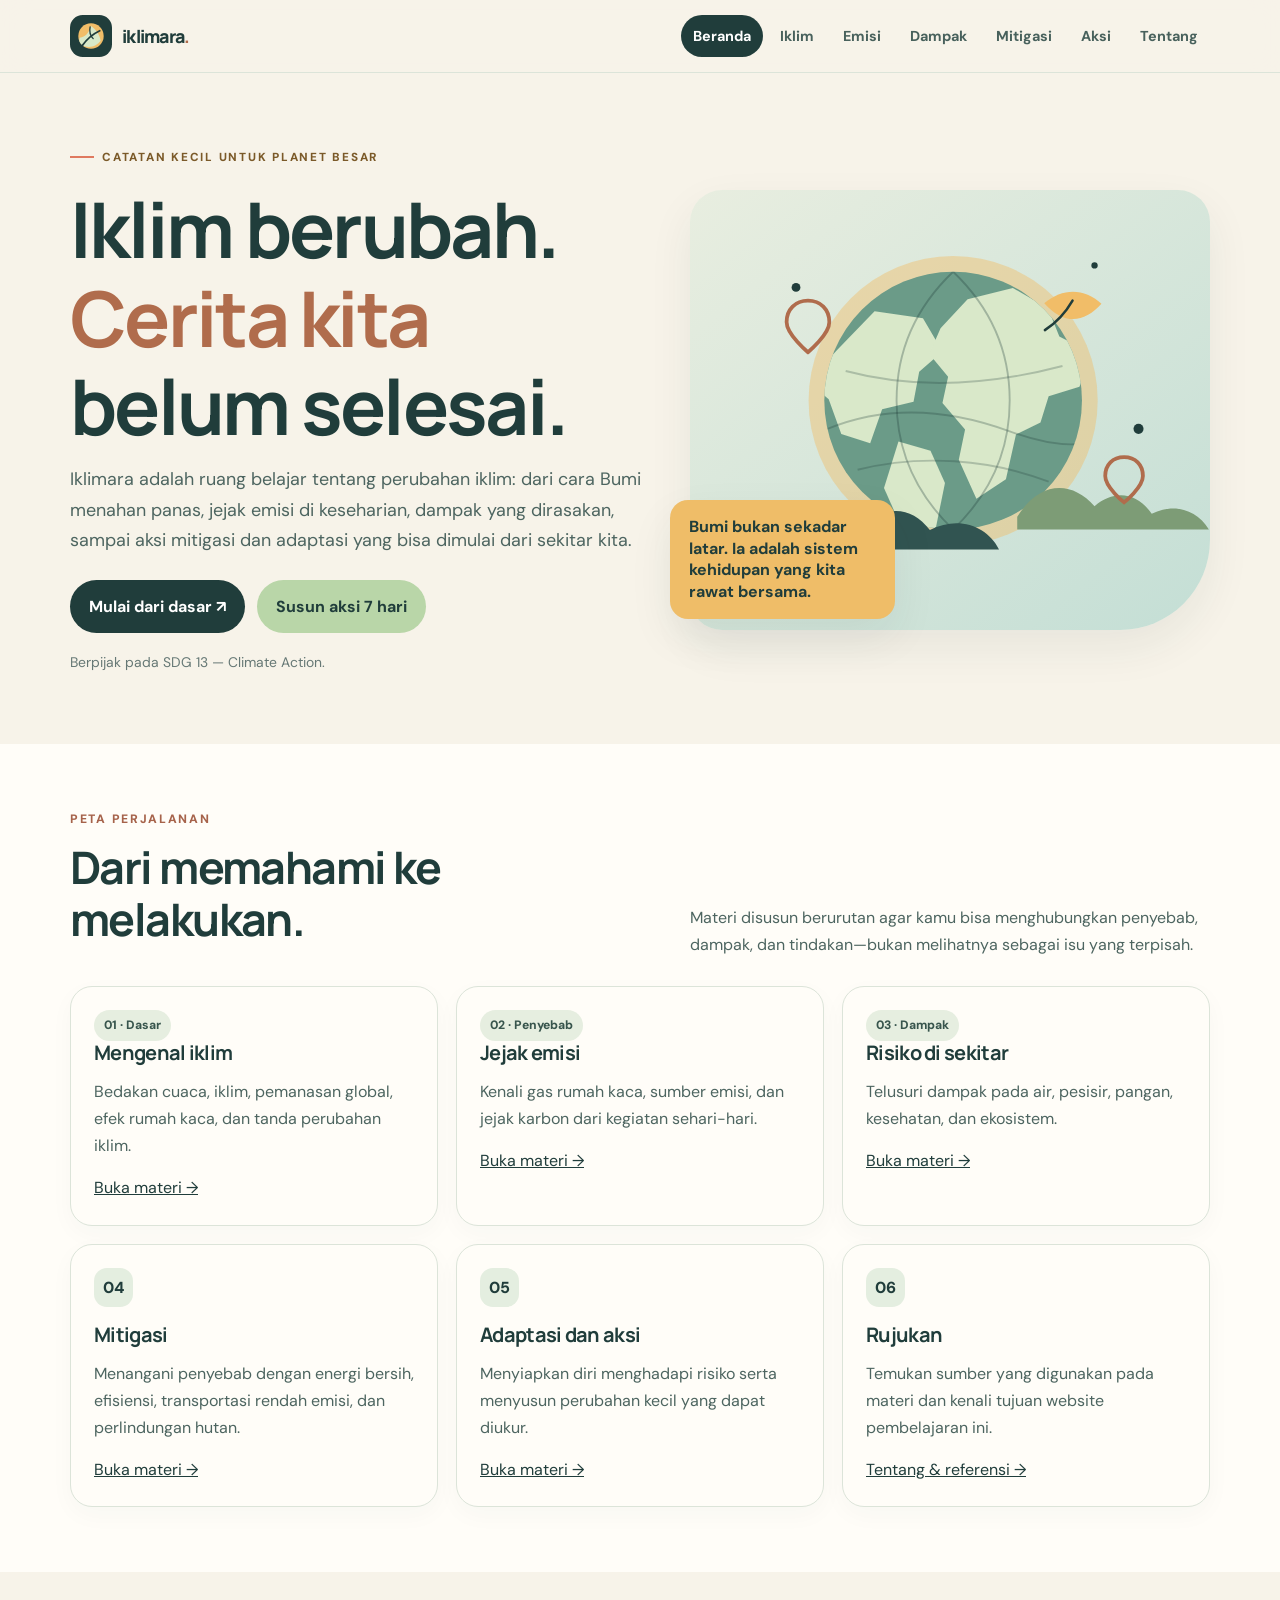
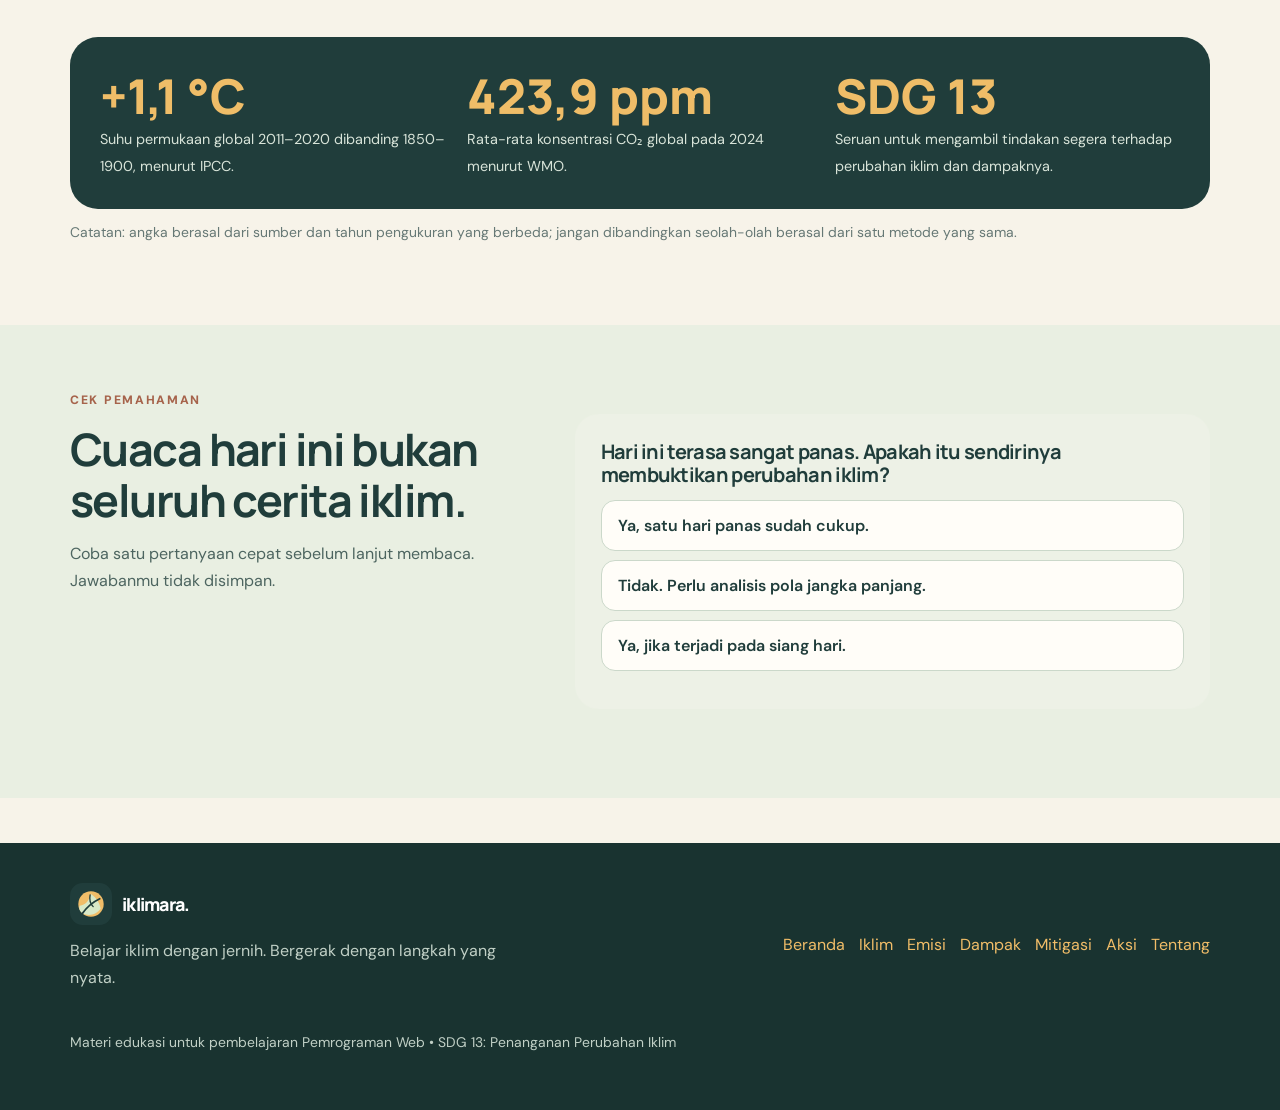
<file: index.html>
<!doctype html><html lang="id"><head><meta charset="utf-8"><meta name="viewport" content="width=device-width,initial-scale=1"><meta name="description" content="Peta belajar perubahan iklim: pengertian, penyebab, dampak, mitigasi, adaptasi, dan aksi iklim."><title>Beranda | Iklimara</title><link rel="icon" href="images/logo-iklimara.svg" type="image/svg+xml"><link rel="stylesheet" href="css/style.css"><script defer src="js/main.js"></script></head><body><header class="topbar"><div class="wrap nav"><a class="brand" href="index.html"><img src="images/logo-iklimara.svg" alt="Logo Iklimara"><span>iklimara<span style="color:#b06c4c">.</span></span></a><button class="menu-toggle" aria-expanded="false" aria-label="Buka navigasi">☰ Menu</button><nav class="navlinks" aria-label="Navigasi utama"><a href="index.html" class="active">Beranda</a><a href="edukasi.html" class="">Iklim</a><a href="penyebab.html" class="">Emisi</a><a href="dampak.html" class="">Dampak</a><a href="mitigasi.html" class="">Mitigasi</a><a href="aksi-iklim.html" class="">Aksi</a><a href="tentang.html" class="">Tentang</a></nav></div></header><main><section class="hero"><div class="wrap hero-grid"><div><div class="eyebrow">CATATAN KECIL UNTUK PLANET BESAR</div><h1>Iklim berubah.<br><span>Cerita kita</span> belum selesai.</h1><p class="lead">Iklimara adalah ruang belajar tentang perubahan iklim: dari cara Bumi menahan panas, jejak emisi di keseharian, dampak yang dirasakan, sampai aksi mitigasi dan adaptasi yang bisa dimulai dari sekitar kita.</p><div class="actions"><a class="btn" href="edukasi.html">Mulai dari dasar ↗</a><a class="btn secondary" href="aksi-iklim.html">Susun aksi 7 hari</a></div><p class="mini-note" style="margin-top:18px">Berpijak pada SDG 13 — Climate Action.</p></div><div class="hero-image"><img src="images/hero-iklimara.svg" alt="Ilustrasi Bumi dengan bentuk benua dan tumbuhan"><div class="image-note">Bumi bukan sekadar latar. Ia adalah sistem kehidupan yang kita rawat bersama.</div></div></div></section>
<section class="section" style="background:#fffdf8"><div class="wrap"><div class="section-head"><div><div class="kicker">PETA PERJALANAN</div><h2>Dari memahami ke melakukan.</h2></div><p>Materi disusun berurutan agar kamu bisa menghubungkan penyebab, dampak, dan tindakan—bukan melihatnya sebagai isu yang terpisah.</p></div><div class="grid"><article class="card"><span class="pill">01 · Dasar</span><h3>Mengenal iklim</h3><p>Bedakan cuaca, iklim, pemanasan global, efek rumah kaca, dan tanda perubahan iklim.</p><a href="edukasi.html">Buka materi →</a></article><article class="card"><span class="pill">02 · Penyebab</span><h3>Jejak emisi</h3><p>Kenali gas rumah kaca, sumber emisi, dan jejak karbon dari kegiatan sehari-hari.</p><a href="penyebab.html">Buka materi →</a></article><article class="card"><span class="pill">03 · Dampak</span><h3>Risiko di sekitar</h3><p>Telusuri dampak pada air, pesisir, pangan, kesehatan, dan ekosistem.</p><a href="dampak.html">Buka materi →</a></article><article class="card"><div class="num">04</div><h3>Mitigasi</h3><p>Menangani penyebab dengan energi bersih, efisiensi, transportasi rendah emisi, dan perlindungan hutan.</p><a href="mitigasi.html">Buka materi →</a></article><article class="card"><div class="num">05</div><h3>Adaptasi dan aksi</h3><p>Menyiapkan diri menghadapi risiko serta menyusun perubahan kecil yang dapat diukur.</p><a href="aksi-iklim.html">Buka materi →</a></article><article class="card"><div class="num">06</div><h3>Rujukan</h3><p>Temukan sumber yang digunakan pada materi dan kenali tujuan website pembelajaran ini.</p><a href="tentang.html">Tentang & referensi →</a></article></div></div></section>
<section class="section"><div class="wrap"><div class="stat-band"><div class="stat"><strong>+1,1 °C</strong><span>Suhu permukaan global 2011–2020 dibanding 1850–1900, menurut IPCC.</span></div><div class="stat"><strong>423,9 ppm</strong><span>Rata-rata konsentrasi CO₂ global pada 2024 menurut WMO.</span></div><div class="stat"><strong>SDG 13</strong><span>Seruan untuk mengambil tindakan segera terhadap perubahan iklim dan dampaknya.</span></div></div><p class="mini-note" style="margin-top:12px">Catatan: angka berasal dari sumber dan tahun pengukuran yang berbeda; jangan dibandingkan seolah-olah berasal dari satu metode yang sama.</p></div></section>
<section class="section" style="background:#e9efe2"><div class="wrap split"><div><div class="kicker">CEK PEMAHAMAN</div><h2>Cuaca hari ini bukan seluruh cerita iklim.</h2><p>Coba satu pertanyaan cepat sebelum lanjut membaca. Jawabanmu tidak disimpan.</p></div><div class="interactive" data-quiz data-success="Benar. Iklim dilihat dari pola jangka panjang, umumnya sekitar 30 tahun atau lebih." data-fail="Belum tepat. Satu hari panas adalah cuaca; perubahan iklim memerlukan pengamatan pola jangka panjang."><h3>Hari ini terasa sangat panas. Apakah itu sendirinya membuktikan perubahan iklim?</h3><button class="answer" data-correct="false">Ya, satu hari panas sudah cukup.</button><button class="answer" data-correct="true">Tidak. Perlu analisis pola jangka panjang.</button><button class="answer" data-correct="false">Ya, jika terjadi pada siang hari.</button><div class="feedback" aria-live="polite"></div></div></div></section></main><footer class="footer"><div class="wrap footer-grid"><div><a class="brand" href="index.html" style="color:#fff"><img src="images/logo-iklimara.svg" alt=""><span>iklimara.</span></a><p style="max-width:470px;margin-top:12px">Belajar iklim dengan jernih. Bergerak dengan langkah yang nyata.</p></div><div class="footer-nav"><a href="index.html">Beranda</a><a href="edukasi.html">Iklim</a><a href="penyebab.html">Emisi</a><a href="dampak.html">Dampak</a><a href="mitigasi.html">Mitigasi</a><a href="aksi-iklim.html">Aksi</a><a href="tentang.html">Tentang</a></div></div><div class="wrap"><p class="mini-note" style="margin-top:25px">Materi edukasi untuk pembelajaran Pemrograman Web • SDG 13: Penanganan Perubahan Iklim</p></div></footer></body></html>
</file>
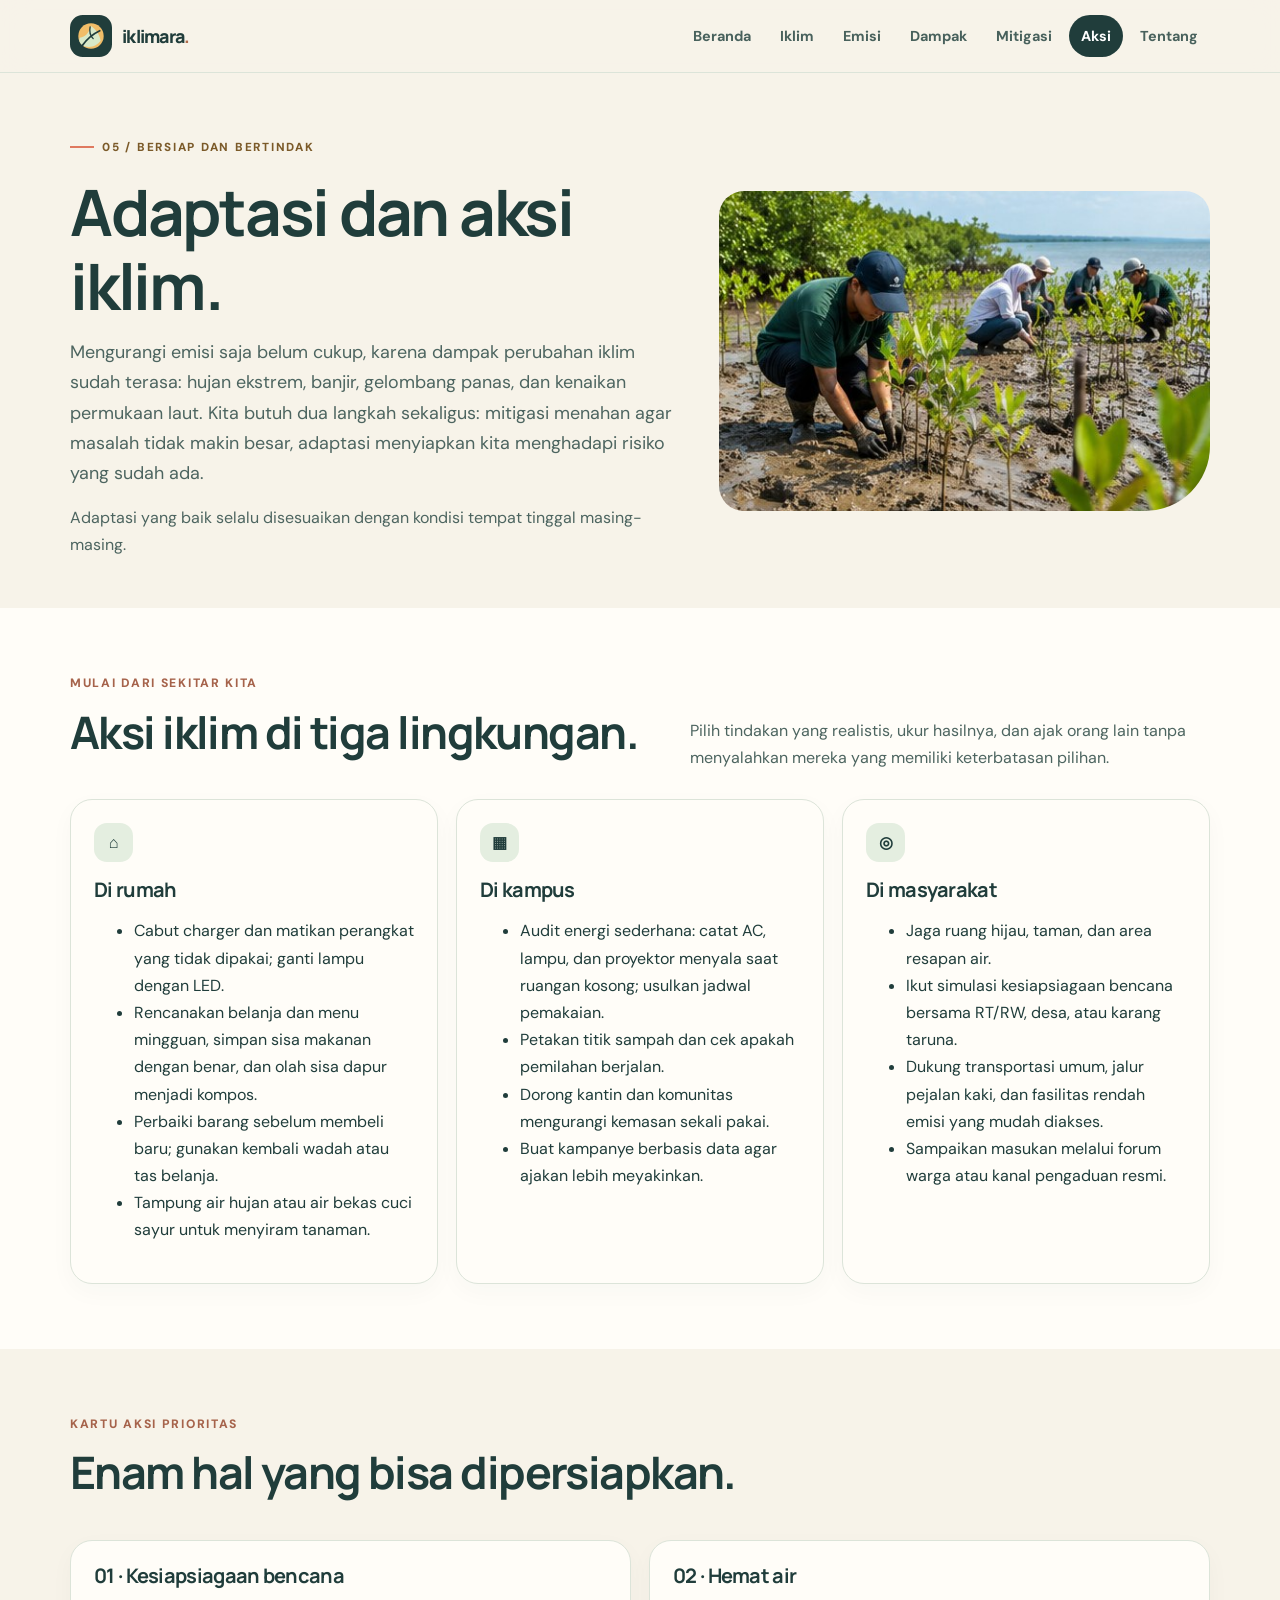
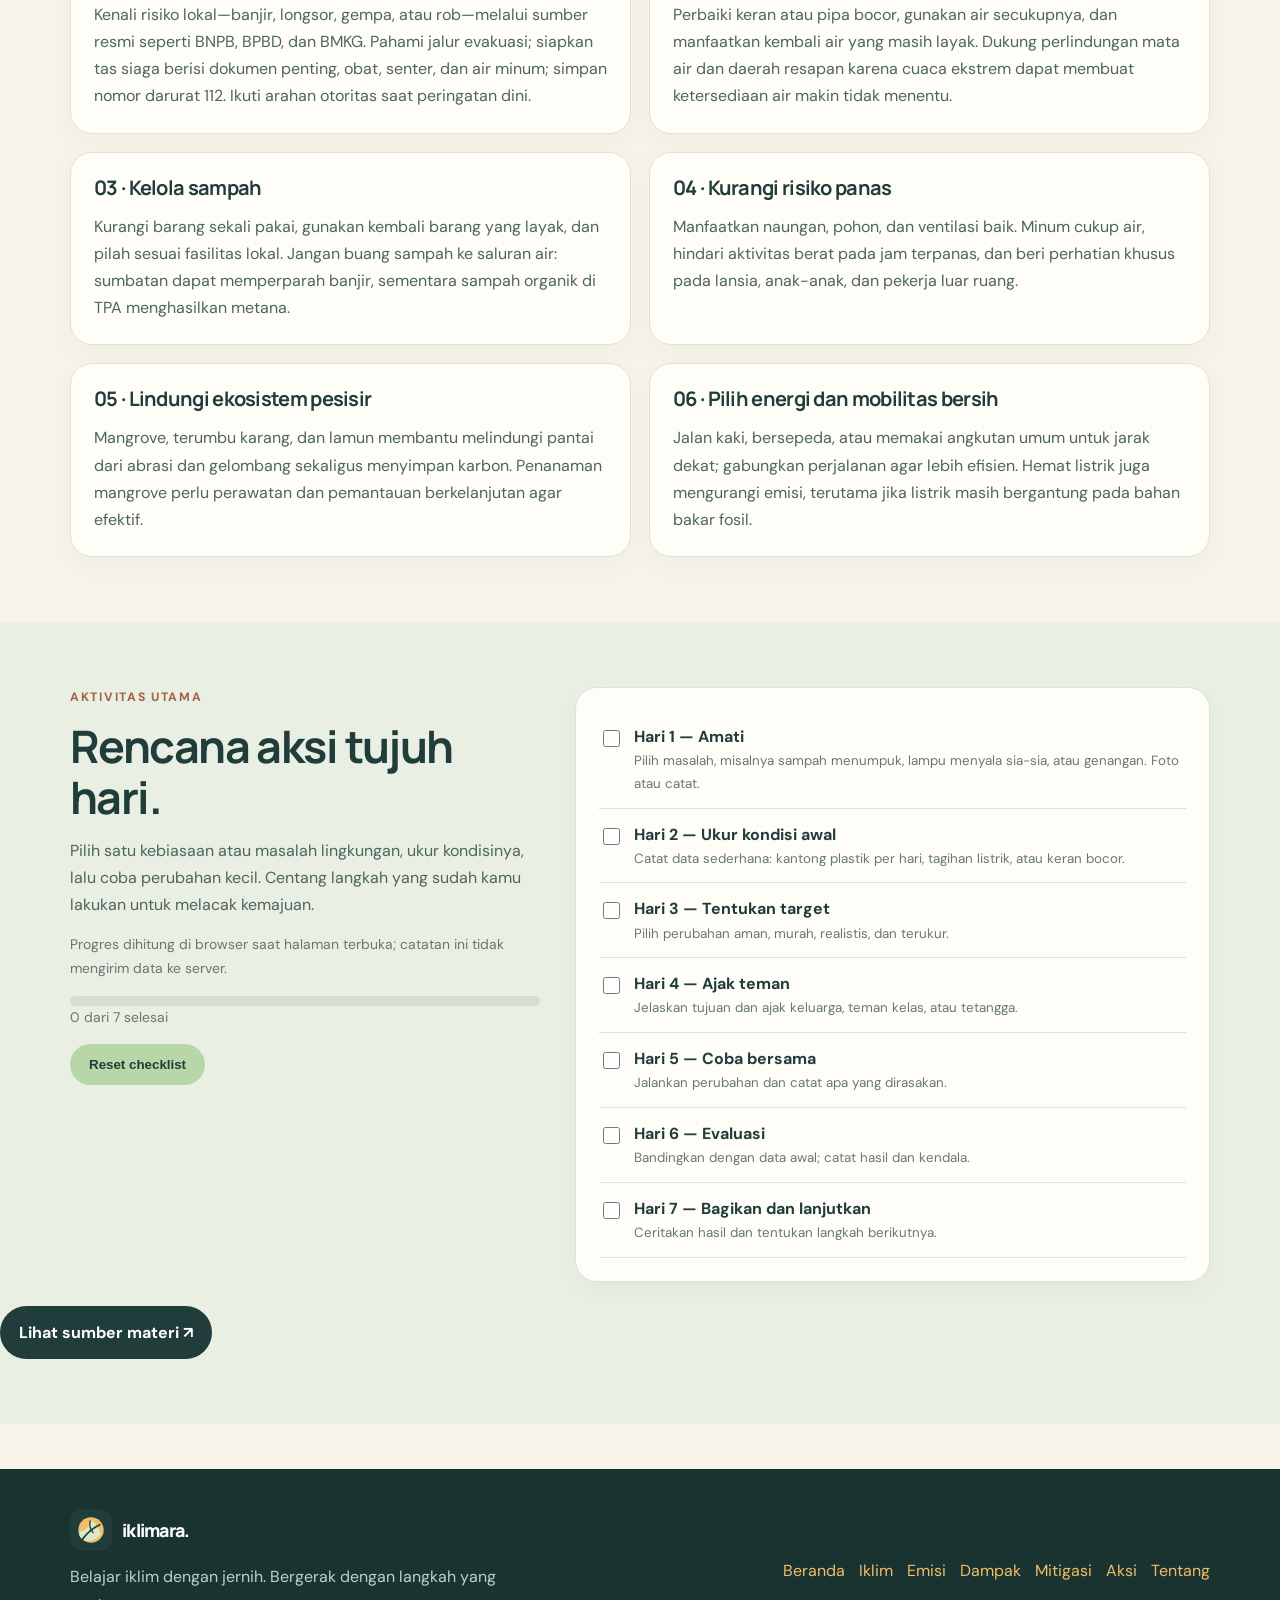
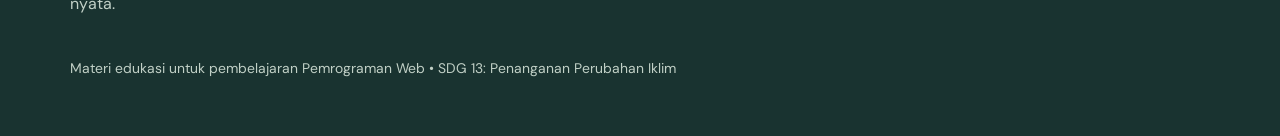
<file: aksi-iklim.html>
<!doctype html><html lang="id"><head><meta charset="utf-8"><meta name="viewport" content="width=device-width,initial-scale=1"><meta name="description" content="Jelajahi iklim, pahami risikonya, lalu pilih aksi yang masuk akal."><title>Adaptasi dan Aksi | Iklimara</title><link rel="icon" href="images/logo-iklimara.svg" type="image/svg+xml"><link rel="stylesheet" href="css/style.css"><script defer src="js/main.js"></script></head><body><header class="topbar"><div class="wrap nav"><a class="brand" href="index.html"><img src="images/logo-iklimara.svg" alt="Logo Iklimara"><span>iklimara<span style="color:#b06c4c">.</span></span></a><button class="menu-toggle" aria-expanded="false" aria-label="Buka navigasi">☰ Menu</button><nav class="navlinks" aria-label="Navigasi utama"><a href="index.html" class="">Beranda</a><a href="edukasi.html" class="">Iklim</a><a href="penyebab.html" class="">Emisi</a><a href="dampak.html" class="">Dampak</a><a href="mitigasi.html" class="">Mitigasi</a><a href="aksi-iklim.html" class="active">Aksi</a><a href="tentang.html" class="">Tentang</a></nav></div></header><main><section class="page-hero"><div class="wrap page-hero-grid"><div><div class="eyebrow">05 / BERSIAP DAN BERTINDAK</div><h1>Adaptasi dan aksi iklim.</h1><p class="lead">Mengurangi emisi saja belum cukup, karena dampak perubahan iklim sudah terasa: hujan ekstrem, banjir, gelombang panas, dan kenaikan permukaan laut. Kita butuh dua langkah sekaligus: mitigasi menahan agar masalah tidak makin besar, adaptasi menyiapkan kita menghadapi risiko yang sudah ada.</p><p>Adaptasi yang baik selalu disesuaikan dengan kondisi tempat tinggal masing-masing.</p></div><img src="images/foto-aksi-mangrove.jpg" alt="Warga bersama-sama merawat kawasan mangrove"></div></section>
<section class="section" style="background:#fffdf8"><div class="wrap"><div class="section-head"><div><div class="kicker">MULAI DARI SEKITAR KITA</div><h2>Aksi iklim di tiga lingkungan.</h2></div><p>Pilih tindakan yang realistis, ukur hasilnya, dan ajak orang lain tanpa menyalahkan mereka yang memiliki keterbatasan pilihan.</p></div><div class="grid"><article class="card"><div class="num">⌂</div><h3>Di rumah</h3><ul><li>Cabut charger dan matikan perangkat yang tidak dipakai; ganti lampu dengan LED.</li><li>Rencanakan belanja dan menu mingguan, simpan sisa makanan dengan benar, dan olah sisa dapur menjadi kompos.</li><li>Perbaiki barang sebelum membeli baru; gunakan kembali wadah atau tas belanja.</li><li>Tampung air hujan atau air bekas cuci sayur untuk menyiram tanaman.</li></ul></article><article class="card"><div class="num">▦</div><h3>Di kampus</h3><ul><li>Audit energi sederhana: catat AC, lampu, dan proyektor menyala saat ruangan kosong; usulkan jadwal pemakaian.</li><li>Petakan titik sampah dan cek apakah pemilahan berjalan.</li><li>Dorong kantin dan komunitas mengurangi kemasan sekali pakai.</li><li>Buat kampanye berbasis data agar ajakan lebih meyakinkan.</li></ul></article><article class="card"><div class="num">◎</div><h3>Di masyarakat</h3><ul><li>Jaga ruang hijau, taman, dan area resapan air.</li><li>Ikut simulasi kesiapsiagaan bencana bersama RT/RW, desa, atau karang taruna.</li><li>Dukung transportasi umum, jalur pejalan kaki, dan fasilitas rendah emisi yang mudah diakses.</li><li>Sampaikan masukan melalui forum warga atau kanal pengaduan resmi.</li></ul></article></div></div></section>
<section class="section"><div class="wrap"><div class="section-head"><div><div class="kicker">KARTU AKSI PRIORITAS</div><h2>Enam hal yang bisa dipersiapkan.</h2></div></div><div class="two-col"><article class="card"><h3>01 · Kesiapsiagaan bencana</h3><p>Kenali risiko lokal—banjir, longsor, gempa, atau rob—melalui sumber resmi seperti BNPB, BPBD, dan BMKG. Pahami jalur evakuasi; siapkan tas siaga berisi dokumen penting, obat, senter, dan air minum; simpan nomor darurat 112. Ikuti arahan otoritas saat peringatan dini.</p></article><article class="card"><h3>02 · Hemat air</h3><p>Perbaiki keran atau pipa bocor, gunakan air secukupnya, dan manfaatkan kembali air yang masih layak. Dukung perlindungan mata air dan daerah resapan karena cuaca ekstrem dapat membuat ketersediaan air makin tidak menentu.</p></article><article class="card"><h3>03 · Kelola sampah</h3><p>Kurangi barang sekali pakai, gunakan kembali barang yang layak, dan pilah sesuai fasilitas lokal. Jangan buang sampah ke saluran air: sumbatan dapat memperparah banjir, sementara sampah organik di TPA menghasilkan metana.</p></article><article class="card"><h3>04 · Kurangi risiko panas</h3><p>Manfaatkan naungan, pohon, dan ventilasi baik. Minum cukup air, hindari aktivitas berat pada jam terpanas, dan beri perhatian khusus pada lansia, anak-anak, dan pekerja luar ruang.</p></article><article class="card"><h3>05 · Lindungi ekosistem pesisir</h3><p>Mangrove, terumbu karang, dan lamun membantu melindungi pantai dari abrasi dan gelombang sekaligus menyimpan karbon. Penanaman mangrove perlu perawatan dan pemantauan berkelanjutan agar efektif.</p></article><article class="card"><h3>06 · Pilih energi dan mobilitas bersih</h3><p>Jalan kaki, bersepeda, atau memakai angkutan umum untuk jarak dekat; gabungkan perjalanan agar lebih efisien. Hemat listrik juga mengurangi emisi, terutama jika listrik masih bergantung pada bahan bakar fosil.</p></article></div></div></section>
<section class="section" style="background:#e9efe2"><div class="wrap split"><div><div class="kicker">AKTIVITAS UTAMA</div><h2>Rencana aksi tujuh hari.</h2><p>Pilih satu kebiasaan atau masalah lingkungan, ukur kondisinya, lalu coba perubahan kecil. Centang langkah yang sudah kamu lakukan untuk melacak kemajuan.</p><p class="mini-note">Progres dihitung di browser saat halaman terbuka; catatan ini tidak mengirim data ke server.</p><div class="bar"><span></span></div><p class="mini-note" data-count>0 dari 7 selesai</p><button class="btn secondary" id="resetPlan" type="button" onclick="document.querySelectorAll('[data-seven] input').forEach(x=>x.checked=false);document.querySelectorAll('[data-seven] input').forEach(x=>x.dispatchEvent(new Event('change'))) ">Reset checklist</button></div><div class="card" data-checklist data-seven><div class="checkrow"><input id="d1" type="checkbox"><label for="d1"><b>Hari 1 — Amati</b><small>Pilih masalah, misalnya sampah menumpuk, lampu menyala sia-sia, atau genangan. Foto atau catat.</small></label></div><div class="checkrow"><input id="d2" type="checkbox"><label for="d2"><b>Hari 2 — Ukur kondisi awal</b><small>Catat data sederhana: kantong plastik per hari, tagihan listrik, atau keran bocor.</small></label></div><div class="checkrow"><input id="d3" type="checkbox"><label for="d3"><b>Hari 3 — Tentukan target</b><small>Pilih perubahan aman, murah, realistis, dan terukur.</small></label></div><div class="checkrow"><input id="d4" type="checkbox"><label for="d4"><b>Hari 4 — Ajak teman</b><small>Jelaskan tujuan dan ajak keluarga, teman kelas, atau tetangga.</small></label></div><div class="checkrow"><input id="d5" type="checkbox"><label for="d5"><b>Hari 5 — Coba bersama</b><small>Jalankan perubahan dan catat apa yang dirasakan.</small></label></div><div class="checkrow"><input id="d6" type="checkbox"><label for="d6"><b>Hari 6 — Evaluasi</b><small>Bandingkan dengan data awal; catat hasil dan kendala.</small></label></div><div class="checkrow"><input id="d7" type="checkbox"><label for="d7"><b>Hari 7 — Bagikan dan lanjutkan</b><small>Ceritakan hasil dan tentukan langkah berikutnya.</small></label></div></div></div><div class="actions"><a class="btn" href="tentang.html">Lihat sumber materi ↗</a></div></div></section></main><footer class="footer"><div class="wrap footer-grid"><div><a class="brand" href="index.html" style="color:#fff"><img src="images/logo-iklimara.svg" alt=""><span>iklimara.</span></a><p style="max-width:470px;margin-top:12px">Belajar iklim dengan jernih. Bergerak dengan langkah yang nyata.</p></div><div class="footer-nav"><a href="index.html">Beranda</a><a href="edukasi.html">Iklim</a><a href="penyebab.html">Emisi</a><a href="dampak.html">Dampak</a><a href="mitigasi.html">Mitigasi</a><a href="aksi-iklim.html">Aksi</a><a href="tentang.html">Tentang</a></div></div><div class="wrap"><p class="mini-note" style="margin-top:25px">Materi edukasi untuk pembelajaran Pemrograman Web • SDG 13: Penanganan Perubahan Iklim</p></div></footer></body></html>
</file>
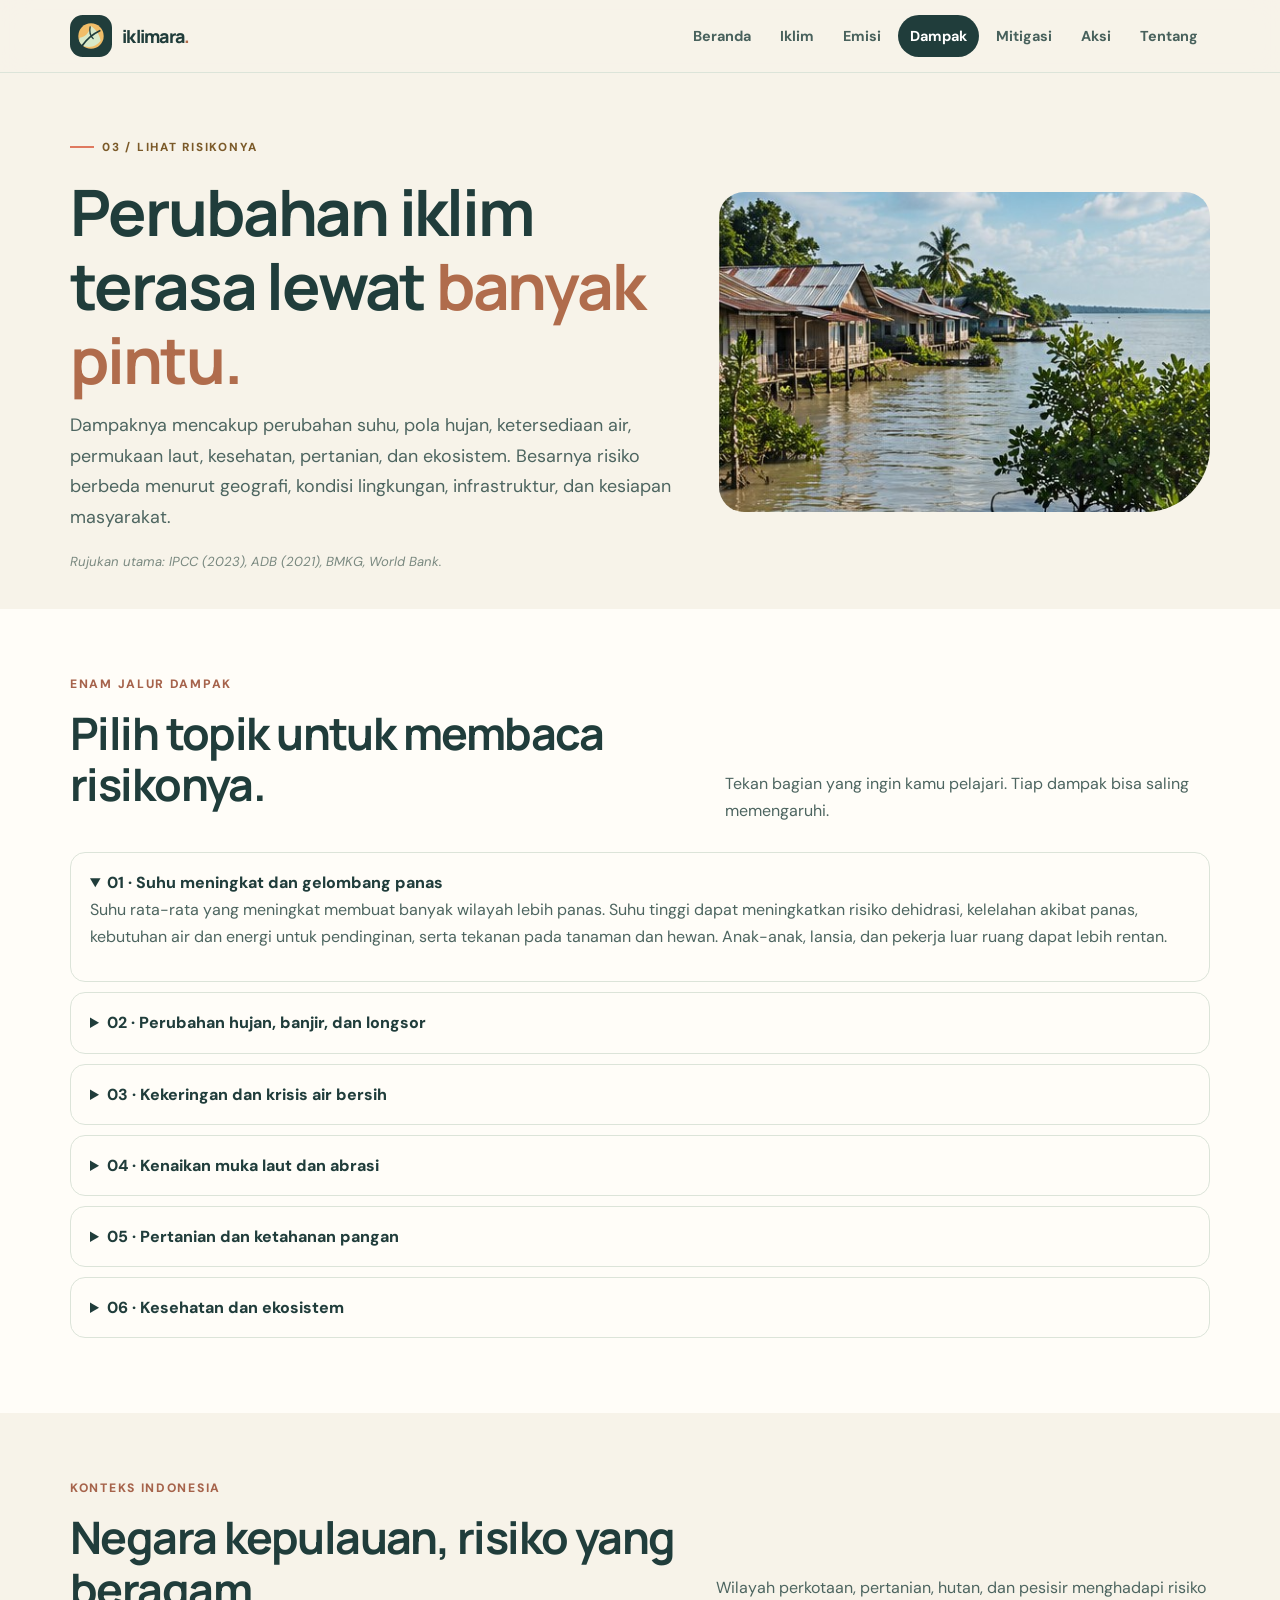
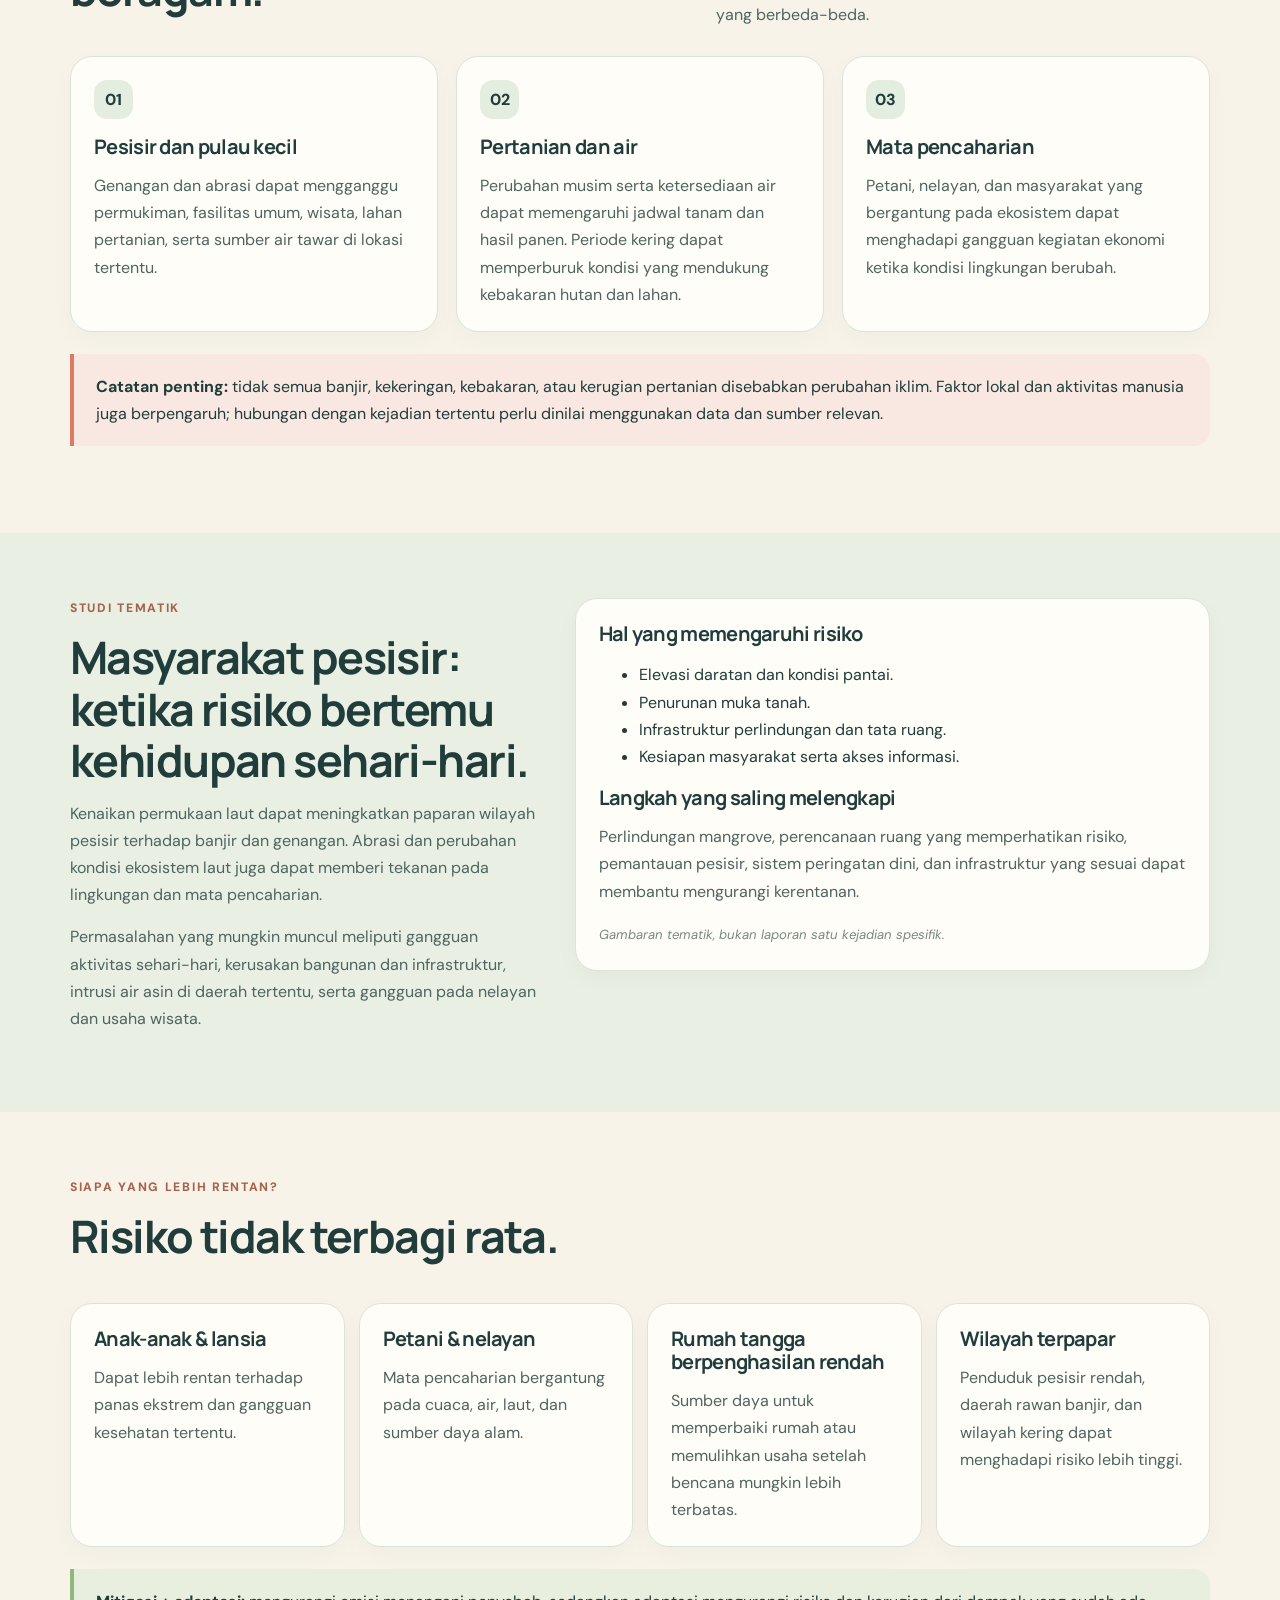
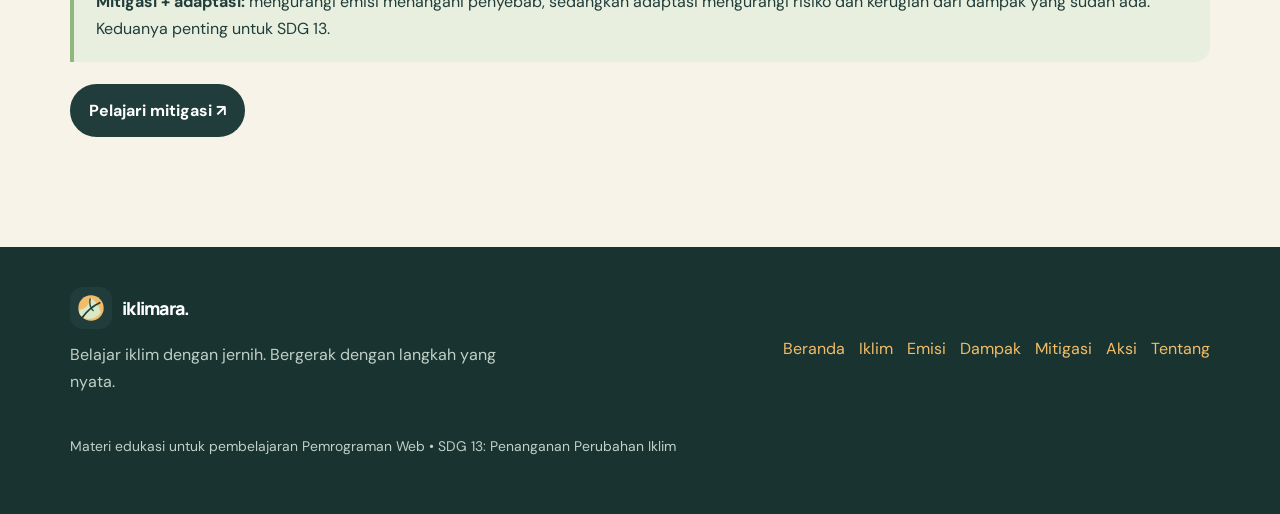
<file: dampak.html>
<!doctype html><html lang="id"><head><meta charset="utf-8"><meta name="viewport" content="width=device-width,initial-scale=1"><meta name="description" content="Jelajahi iklim, pahami risikonya, lalu pilih aksi yang masuk akal."><title>Dampak Perubahan Iklim | Iklimara</title><link rel="icon" href="images/logo-iklimara.svg" type="image/svg+xml"><link rel="stylesheet" href="css/style.css"><script defer src="js/main.js"></script></head><body><header class="topbar"><div class="wrap nav"><a class="brand" href="index.html"><img src="images/logo-iklimara.svg" alt="Logo Iklimara"><span>iklimara<span style="color:#b06c4c">.</span></span></a><button class="menu-toggle" aria-expanded="false" aria-label="Buka navigasi">☰ Menu</button><nav class="navlinks" aria-label="Navigasi utama"><a href="index.html" class="">Beranda</a><a href="edukasi.html" class="">Iklim</a><a href="penyebab.html" class="">Emisi</a><a href="dampak.html" class="active">Dampak</a><a href="mitigasi.html" class="">Mitigasi</a><a href="aksi-iklim.html" class="">Aksi</a><a href="tentang.html" class="">Tentang</a></nav></div></header><main><section class="page-hero"><div class="wrap page-hero-grid"><div><div class="eyebrow">03 / LIHAT RISIKONYA</div><h1>Perubahan iklim terasa lewat <span style="color:#b06c4c">banyak pintu.</span></h1><p class="lead">Dampaknya mencakup perubahan suhu, pola hujan, ketersediaan air, permukaan laut, kesehatan, pertanian, dan ekosistem. Besarnya risiko berbeda menurut geografi, kondisi lingkungan, infrastruktur, dan kesiapan masyarakat.</p><span class="source-label">Rujukan utama: IPCC (2023), ADB (2021), BMKG, World Bank.</span></div><img src="images/foto-pesisir.jpg" alt="Kawasan permukiman dekat pesisir"></div></section>
<section class="section" style="background:#fffdf8"><div class="wrap"><div class="section-head"><div><div class="kicker">ENAM JALUR DAMPAK</div><h2>Pilih topik untuk membaca risikonya.</h2></div><p>Tekan bagian yang ingin kamu pelajari. Tiap dampak bisa saling memengaruhi.</p></div><div class="accordion"><details open><summary>01 · Suhu meningkat dan gelombang panas</summary><p>Suhu rata-rata yang meningkat membuat banyak wilayah lebih panas. Suhu tinggi dapat meningkatkan risiko dehidrasi, kelelahan akibat panas, kebutuhan air dan energi untuk pendinginan, serta tekanan pada tanaman dan hewan. Anak-anak, lansia, dan pekerja luar ruang dapat lebih rentan.</p></details><details><summary>02 · Perubahan hujan, banjir, dan longsor</summary><p>Perubahan pola curah hujan dan hujan ekstrem dapat meningkatkan risiko banjir di sejumlah wilayah, khususnya jika drainase buruk atau lahan rentan. Akibatnya, rumah dan jalan rusak, transportasi dan sekolah terganggu, serta sumber air dapat tercemar. Banjir juga dipengaruhi tata guna lahan, kondisi geografis, dan sistem drainase.</p></details><details><summary>03 · Kekeringan dan krisis air bersih</summary><p>Perubahan pola hujan dan periode kering panjang dapat mengurangi air di sungai, waduk, dan sumber lain. Hal ini mempersulit akses air bersih, mengurangi pasokan bagi pertanian dan peternakan, serta dapat meningkatkan kondisi yang mendukung kebakaran hutan dan lahan. Daerah tangkapan air turut memengaruhi tingkat keparahan.</p></details><details><summary>04 · Kenaikan muka laut dan abrasi</summary><p>Pemuaian air laut akibat pemanasan dan pencairan es daratan menaikkan permukaan laut global. Risiko yang mungkin meningkat meliputi banjir pesisir, abrasi, dan intrusi air asin ke sumber air tawar. Risiko setempat juga dipengaruhi bentuk pantai dan penurunan muka tanah.</p></details><details><summary>05 · Pertanian dan ketahanan pangan</summary><p>Pertanian bergantung pada suhu, air, dan pola musim. Perubahan musim, kekeringan, banjir, serta suhu tinggi dapat mengganggu pertumbuhan dan hasil panen. Jadwal tanam menjadi lebih sulit diprediksi, petani berisiko rugi, dan gangguan pasokan dapat memengaruhi harga serta akses pangan.</p></details><details><summary>06 · Kesehatan dan ekosistem</summary><p>Panas ekstrem berdampak langsung pada kesehatan; banjir dapat memperburuk sanitasi dan kualitas air, sementara perubahan lingkungan dapat mendukung penyebaran penyakit tertentu. Perubahan suhu, hujan, dan kondisi laut juga menekan hutan, lahan basah, terumbu karang, dan ekosistem pesisir—termasuk melalui pemutihan karang dan perubahan habitat.</p></details></div></div></section>
<section class="section"><div class="wrap"><div class="section-head"><div><div class="kicker">KONTEKS INDONESIA</div><h2>Negara kepulauan, risiko yang beragam.</h2></div><p>Wilayah perkotaan, pertanian, hutan, dan pesisir menghadapi risiko yang berbeda-beda.</p></div><div class="grid"><article class="card"><div class="num">01</div><h3>Pesisir dan pulau kecil</h3><p>Genangan dan abrasi dapat mengganggu permukiman, fasilitas umum, wisata, lahan pertanian, serta sumber air tawar di lokasi tertentu.</p></article><article class="card"><div class="num">02</div><h3>Pertanian dan air</h3><p>Perubahan musim serta ketersediaan air dapat memengaruhi jadwal tanam dan hasil panen. Periode kering dapat memperburuk kondisi yang mendukung kebakaran hutan dan lahan.</p></article><article class="card"><div class="num">03</div><h3>Mata pencaharian</h3><p>Petani, nelayan, dan masyarakat yang bergantung pada ekosistem dapat menghadapi gangguan kegiatan ekonomi ketika kondisi lingkungan berubah.</p></article></div><div class="callout coral"><b>Catatan penting:</b> tidak semua banjir, kekeringan, kebakaran, atau kerugian pertanian disebabkan perubahan iklim. Faktor lokal dan aktivitas manusia juga berpengaruh; hubungan dengan kejadian tertentu perlu dinilai menggunakan data dan sumber relevan.</div></div></section>
<section class="section" style="background:#e9efe2"><div class="wrap split"><div><div class="kicker">STUDI TEMATIK</div><h2>Masyarakat pesisir: ketika risiko bertemu kehidupan sehari-hari.</h2><p>Kenaikan permukaan laut dapat meningkatkan paparan wilayah pesisir terhadap banjir dan genangan. Abrasi dan perubahan kondisi ekosistem laut juga dapat memberi tekanan pada lingkungan dan mata pencaharian.</p><p>Permasalahan yang mungkin muncul meliputi gangguan aktivitas sehari-hari, kerusakan bangunan dan infrastruktur, intrusi air asin di daerah tertentu, serta gangguan pada nelayan dan usaha wisata.</p></div><div class="card"><h3>Hal yang memengaruhi risiko</h3><ul><li>Elevasi daratan dan kondisi pantai.</li><li>Penurunan muka tanah.</li><li>Infrastruktur perlindungan dan tata ruang.</li><li>Kesiapan masyarakat serta akses informasi.</li></ul><h3>Langkah yang saling melengkapi</h3><p>Perlindungan mangrove, perencanaan ruang yang memperhatikan risiko, pemantauan pesisir, sistem peringatan dini, dan infrastruktur yang sesuai dapat membantu mengurangi kerentanan.</p><span class="source-label">Gambaran tematik, bukan laporan satu kejadian spesifik.</span></div></div></section>
<section class="section"><div class="wrap"><div class="section-head"><div><div class="kicker">SIAPA YANG LEBIH RENTAN?</div><h2>Risiko tidak terbagi rata.</h2></div></div><div class="four-col"><article class="card"><h3>Anak-anak & lansia</h3><p>Dapat lebih rentan terhadap panas ekstrem dan gangguan kesehatan tertentu.</p></article><article class="card"><h3>Petani & nelayan</h3><p>Mata pencaharian bergantung pada cuaca, air, laut, dan sumber daya alam.</p></article><article class="card"><h3>Rumah tangga berpenghasilan rendah</h3><p>Sumber daya untuk memperbaiki rumah atau memulihkan usaha setelah bencana mungkin lebih terbatas.</p></article><article class="card"><h3>Wilayah terpapar</h3><p>Penduduk pesisir rendah, daerah rawan banjir, dan wilayah kering dapat menghadapi risiko lebih tinggi.</p></article></div><div class="callout"><b>Mitigasi + adaptasi:</b> mengurangi emisi menangani penyebab, sedangkan adaptasi mengurangi risiko dan kerugian dari dampak yang sudah ada. Keduanya penting untuk SDG 13.</div><a class="btn" href="mitigasi.html">Pelajari mitigasi ↗</a></div></section></main><footer class="footer"><div class="wrap footer-grid"><div><a class="brand" href="index.html" style="color:#fff"><img src="images/logo-iklimara.svg" alt=""><span>iklimara.</span></a><p style="max-width:470px;margin-top:12px">Belajar iklim dengan jernih. Bergerak dengan langkah yang nyata.</p></div><div class="footer-nav"><a href="index.html">Beranda</a><a href="edukasi.html">Iklim</a><a href="penyebab.html">Emisi</a><a href="dampak.html">Dampak</a><a href="mitigasi.html">Mitigasi</a><a href="aksi-iklim.html">Aksi</a><a href="tentang.html">Tentang</a></div></div><div class="wrap"><p class="mini-note" style="margin-top:25px">Materi edukasi untuk pembelajaran Pemrograman Web • SDG 13: Penanganan Perubahan Iklim</p></div></footer></body></html>
</file>
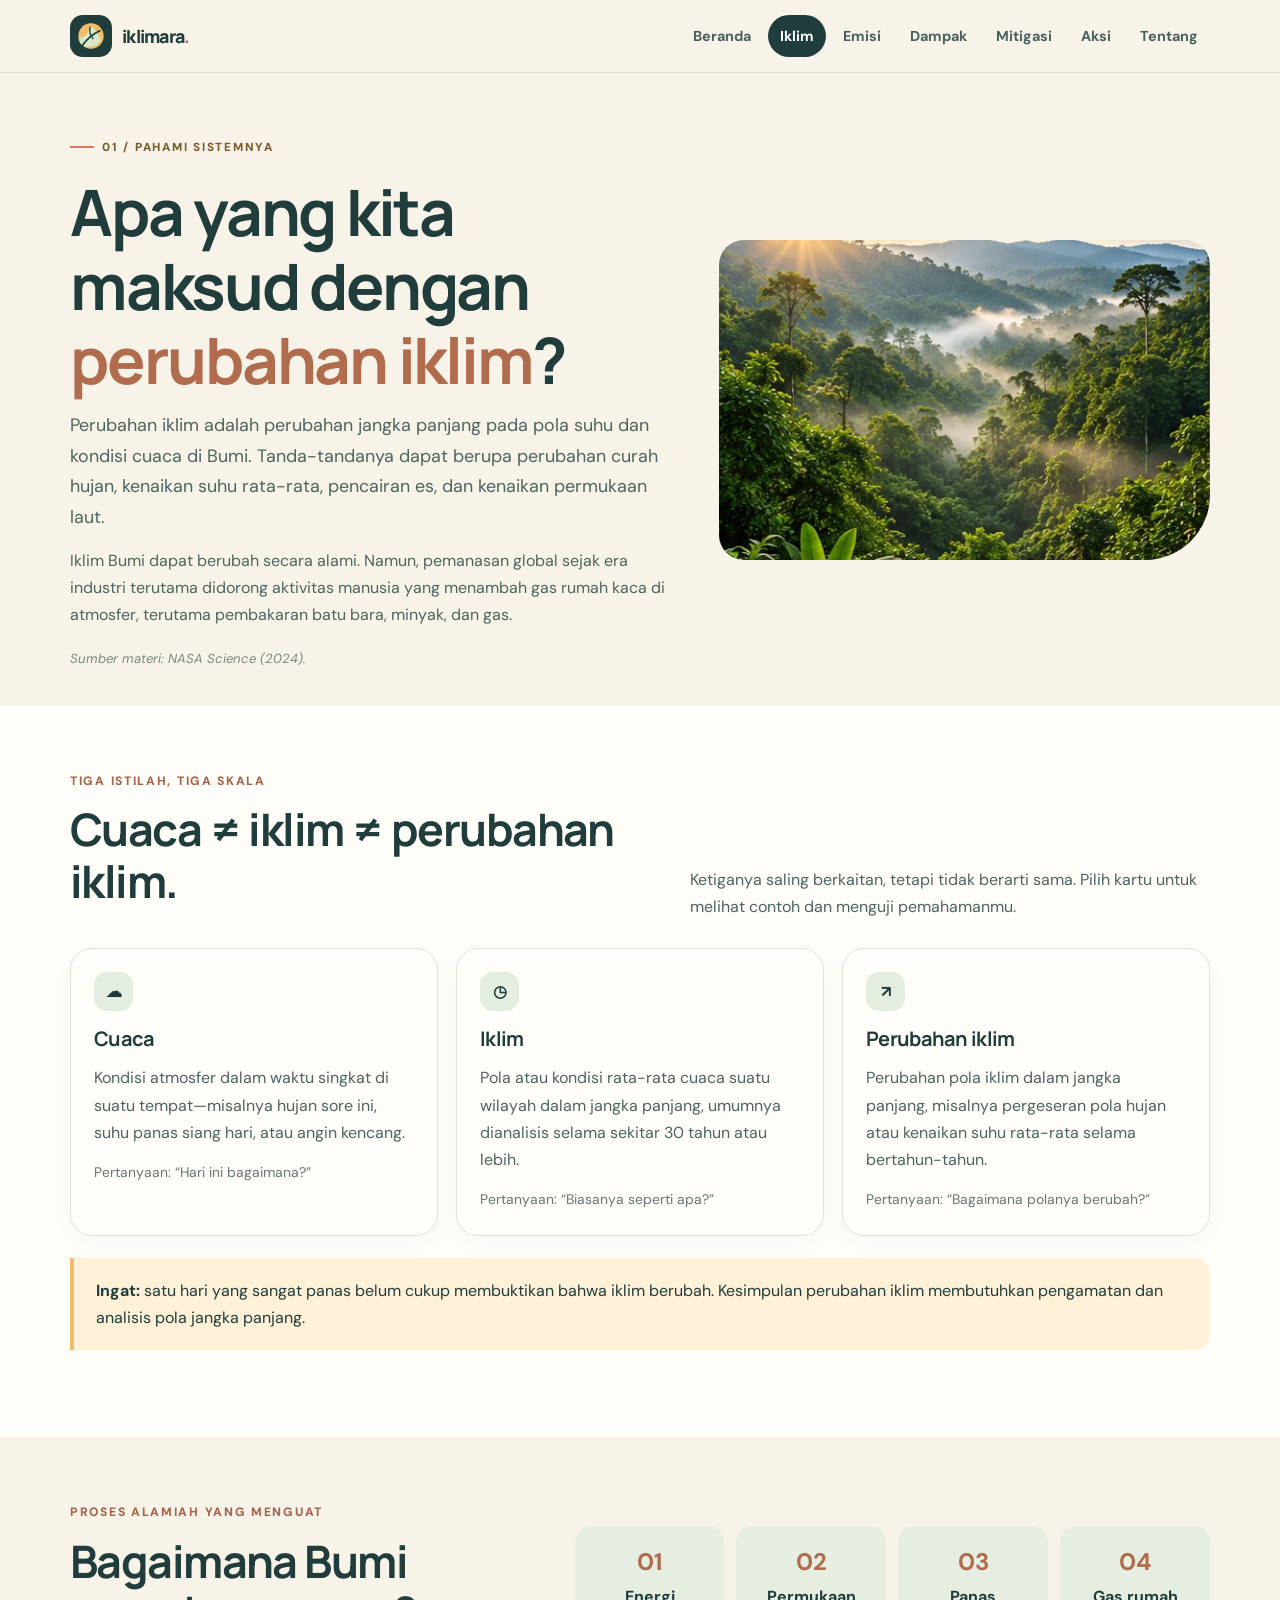
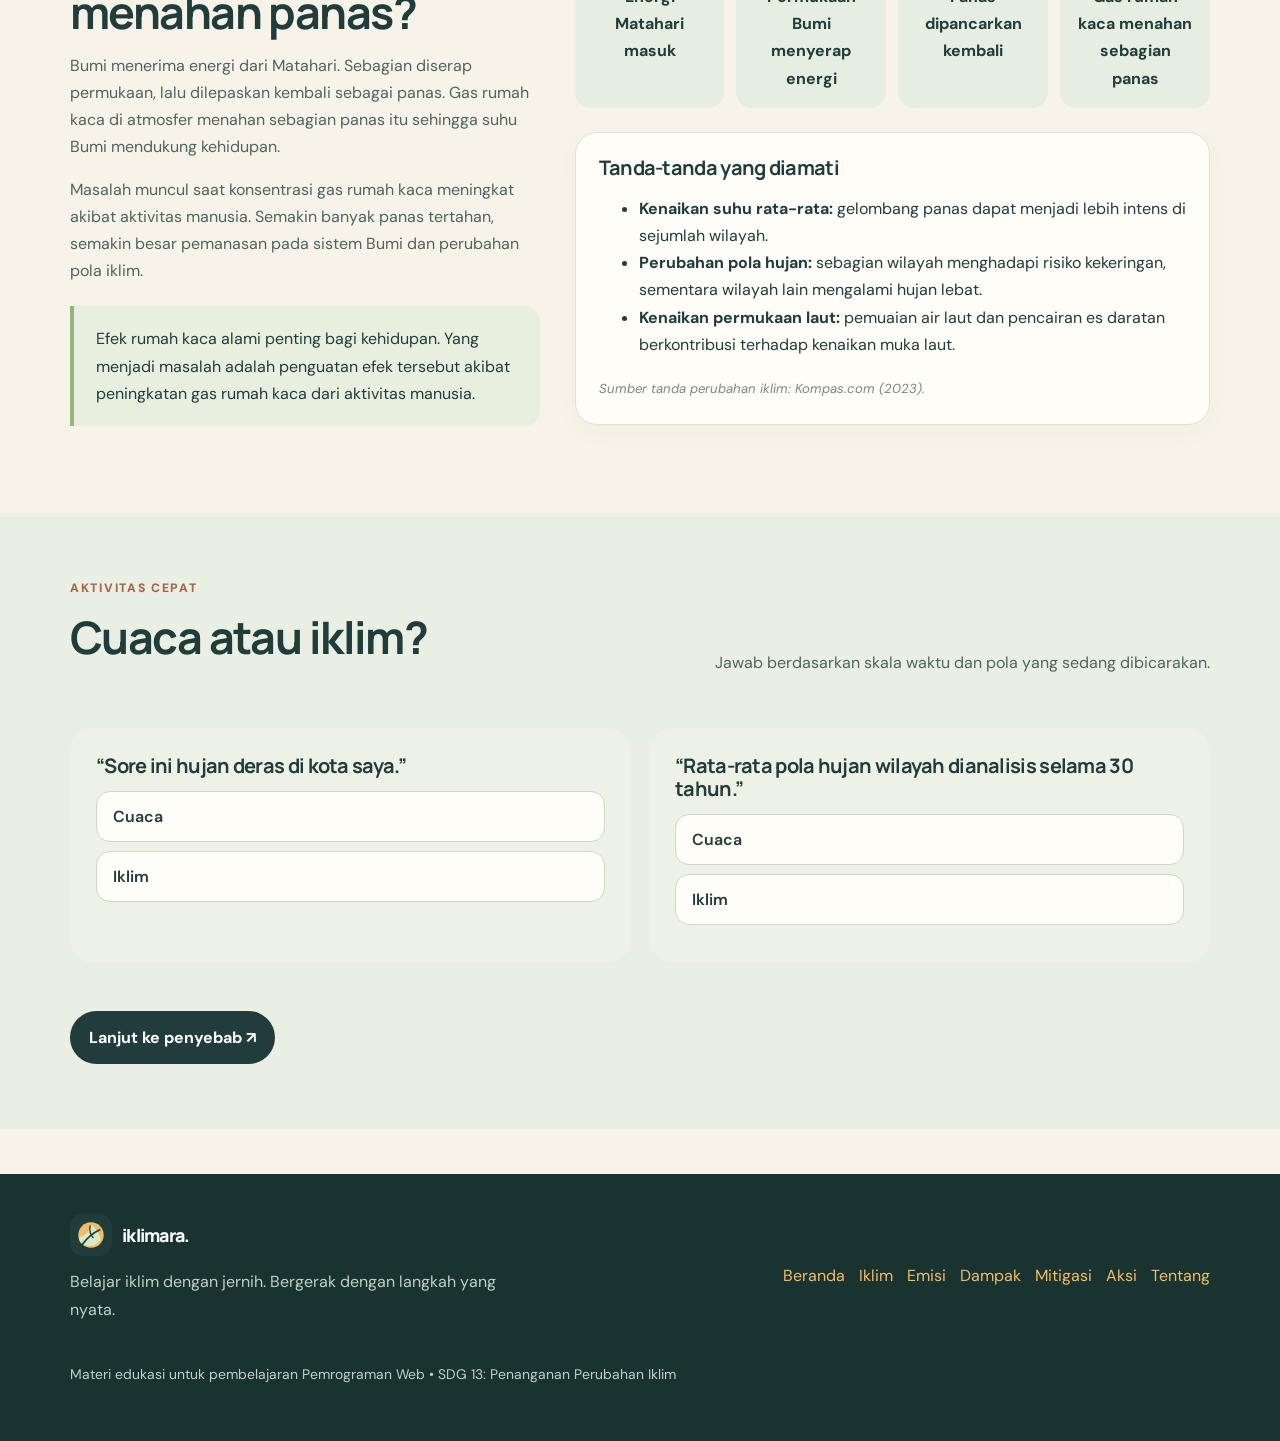
<file: edukasi.html>
<!doctype html><html lang="id"><head><meta charset="utf-8"><meta name="viewport" content="width=device-width,initial-scale=1"><meta name="description" content="Jelajahi iklim, pahami risikonya, lalu pilih aksi yang masuk akal."><title>Mengenal Iklim | Iklimara</title><link rel="icon" href="images/logo-iklimara.svg" type="image/svg+xml"><link rel="stylesheet" href="css/style.css"><script defer src="js/main.js"></script></head><body><header class="topbar"><div class="wrap nav"><a class="brand" href="index.html"><img src="images/logo-iklimara.svg" alt="Logo Iklimara"><span>iklimara<span style="color:#b06c4c">.</span></span></a><button class="menu-toggle" aria-expanded="false" aria-label="Buka navigasi">☰ Menu</button><nav class="navlinks" aria-label="Navigasi utama"><a href="index.html" class="">Beranda</a><a href="edukasi.html" class="active">Iklim</a><a href="penyebab.html" class="">Emisi</a><a href="dampak.html" class="">Dampak</a><a href="mitigasi.html" class="">Mitigasi</a><a href="aksi-iklim.html" class="">Aksi</a><a href="tentang.html" class="">Tentang</a></nav></div></header><main><section class="page-hero"><div class="wrap page-hero-grid"><div><div class="eyebrow">01 / PAHAMI SISTEMNYA</div><h1>Apa yang kita maksud dengan <span style="color:#b06c4c">perubahan iklim</span>?</h1><p class="lead">Perubahan iklim adalah perubahan jangka panjang pada pola suhu dan kondisi cuaca di Bumi. Tanda-tandanya dapat berupa perubahan curah hujan, kenaikan suhu rata-rata, pencairan es, dan kenaikan permukaan laut.</p><p>Iklim Bumi dapat berubah secara alami. Namun, pemanasan global sejak era industri terutama didorong aktivitas manusia yang menambah gas rumah kaca di atmosfer, terutama pembakaran batu bara, minyak, dan gas.</p><span class="source-label">Sumber materi: NASA Science (2024).</span></div><img src="images/foto-hutan.jpg" alt="Pepohonan hutan menyerap karbon dari atmosfer"></div></section>
<section class="section" style="background:#fffdf8"><div class="wrap"><div class="section-head"><div><div class="kicker">TIGA ISTILAH, TIGA SKALA</div><h2>Cuaca ≠ iklim ≠ perubahan iklim.</h2></div><p>Ketiganya saling berkaitan, tetapi tidak berarti sama. Pilih kartu untuk melihat contoh dan menguji pemahamanmu.</p></div><div class="grid"><article class="card"><div class="num">☁</div><h3>Cuaca</h3><p>Kondisi atmosfer dalam waktu singkat di suatu tempat—misalnya hujan sore ini, suhu panas siang hari, atau angin kencang.</p><p class="mini-note">Pertanyaan: “Hari ini bagaimana?”</p></article><article class="card"><div class="num">◷</div><h3>Iklim</h3><p>Pola atau kondisi rata-rata cuaca suatu wilayah dalam jangka panjang, umumnya dianalisis selama sekitar 30 tahun atau lebih.</p><p class="mini-note">Pertanyaan: “Biasanya seperti apa?”</p></article><article class="card"><div class="num">↗</div><h3>Perubahan iklim</h3><p>Perubahan pola iklim dalam jangka panjang, misalnya pergeseran pola hujan atau kenaikan suhu rata-rata selama bertahun-tahun.</p><p class="mini-note">Pertanyaan: “Bagaimana polanya berubah?”</p></article></div><div class="callout gold"><b>Ingat:</b> satu hari yang sangat panas belum cukup membuktikan bahwa iklim berubah. Kesimpulan perubahan iklim membutuhkan pengamatan dan analisis pola jangka panjang.</div></div></section>
<section class="section"><div class="wrap split"><div><div class="kicker">PROSES ALAMIAH YANG MENGUAT</div><h2>Bagaimana Bumi menahan panas?</h2><p>Bumi menerima energi dari Matahari. Sebagian diserap permukaan, lalu dilepaskan kembali sebagai panas. Gas rumah kaca di atmosfer menahan sebagian panas itu sehingga suhu Bumi mendukung kehidupan.</p><p>Masalah muncul saat konsentrasi gas rumah kaca meningkat akibat aktivitas manusia. Semakin banyak panas tertahan, semakin besar pemanasan pada sistem Bumi dan perubahan pola iklim.</p><div class="callout">Efek rumah kaca alami penting bagi kehidupan. Yang menjadi masalah adalah penguatan efek tersebut akibat peningkatan gas rumah kaca dari aktivitas manusia.</div></div><div><div class="steps"><div class="step"><b>01</b>Energi Matahari masuk</div><div class="step"><b>02</b>Permukaan Bumi menyerap energi</div><div class="step"><b>03</b>Panas dipancarkan kembali</div><div class="step"><b>04</b>Gas rumah kaca menahan sebagian panas</div></div><div class="card"><h3>Tanda-tanda yang diamati</h3><ul><li><b>Kenaikan suhu rata-rata:</b> gelombang panas dapat menjadi lebih intens di sejumlah wilayah.</li><li><b>Perubahan pola hujan:</b> sebagian wilayah menghadapi risiko kekeringan, sementara wilayah lain mengalami hujan lebat.</li><li><b>Kenaikan permukaan laut:</b> pemuaian air laut dan pencairan es daratan berkontribusi terhadap kenaikan muka laut.</li></ul><span class="source-label">Sumber tanda perubahan iklim: Kompas.com (2023).</span></div></div></div></section>
<section class="section" style="background:#e9efe2"><div class="wrap"><div class="section-head"><div><div class="kicker">AKTIVITAS CEPAT</div><h2>Cuaca atau iklim?</h2></div><p>Jawab berdasarkan skala waktu dan pola yang sedang dibicarakan.</p></div><div class="two-col"><div class="interactive" data-quiz data-success="Tepat! Cuaca menggambarkan kondisi pada waktu singkat." data-fail="Coba lagi: pernyataan ini hanya menggambarkan kondisi hari tertentu."><h3>“Sore ini hujan deras di kota saya.”</h3><button class="answer" data-correct="true">Cuaca</button><button class="answer" data-correct="false">Iklim</button><div class="feedback" aria-live="polite"></div></div><div class="interactive" data-quiz data-success="Tepat! Pola puluhan tahun termasuk kajian iklim." data-fail="Perhatikan jangka waktunya: puluhan tahun adalah skala iklim."><h3>“Rata-rata pola hujan wilayah dianalisis selama 30 tahun.”</h3><button class="answer" data-correct="false">Cuaca</button><button class="answer" data-correct="true">Iklim</button><div class="feedback" aria-live="polite"></div></div></div><div class="actions"><a class="btn" href="penyebab.html">Lanjut ke penyebab ↗</a></div></div></section></main><footer class="footer"><div class="wrap footer-grid"><div><a class="brand" href="index.html" style="color:#fff"><img src="images/logo-iklimara.svg" alt=""><span>iklimara.</span></a><p style="max-width:470px;margin-top:12px">Belajar iklim dengan jernih. Bergerak dengan langkah yang nyata.</p></div><div class="footer-nav"><a href="index.html">Beranda</a><a href="edukasi.html">Iklim</a><a href="penyebab.html">Emisi</a><a href="dampak.html">Dampak</a><a href="mitigasi.html">Mitigasi</a><a href="aksi-iklim.html">Aksi</a><a href="tentang.html">Tentang</a></div></div><div class="wrap"><p class="mini-note" style="margin-top:25px">Materi edukasi untuk pembelajaran Pemrograman Web • SDG 13: Penanganan Perubahan Iklim</p></div></footer></body></html>
</file>
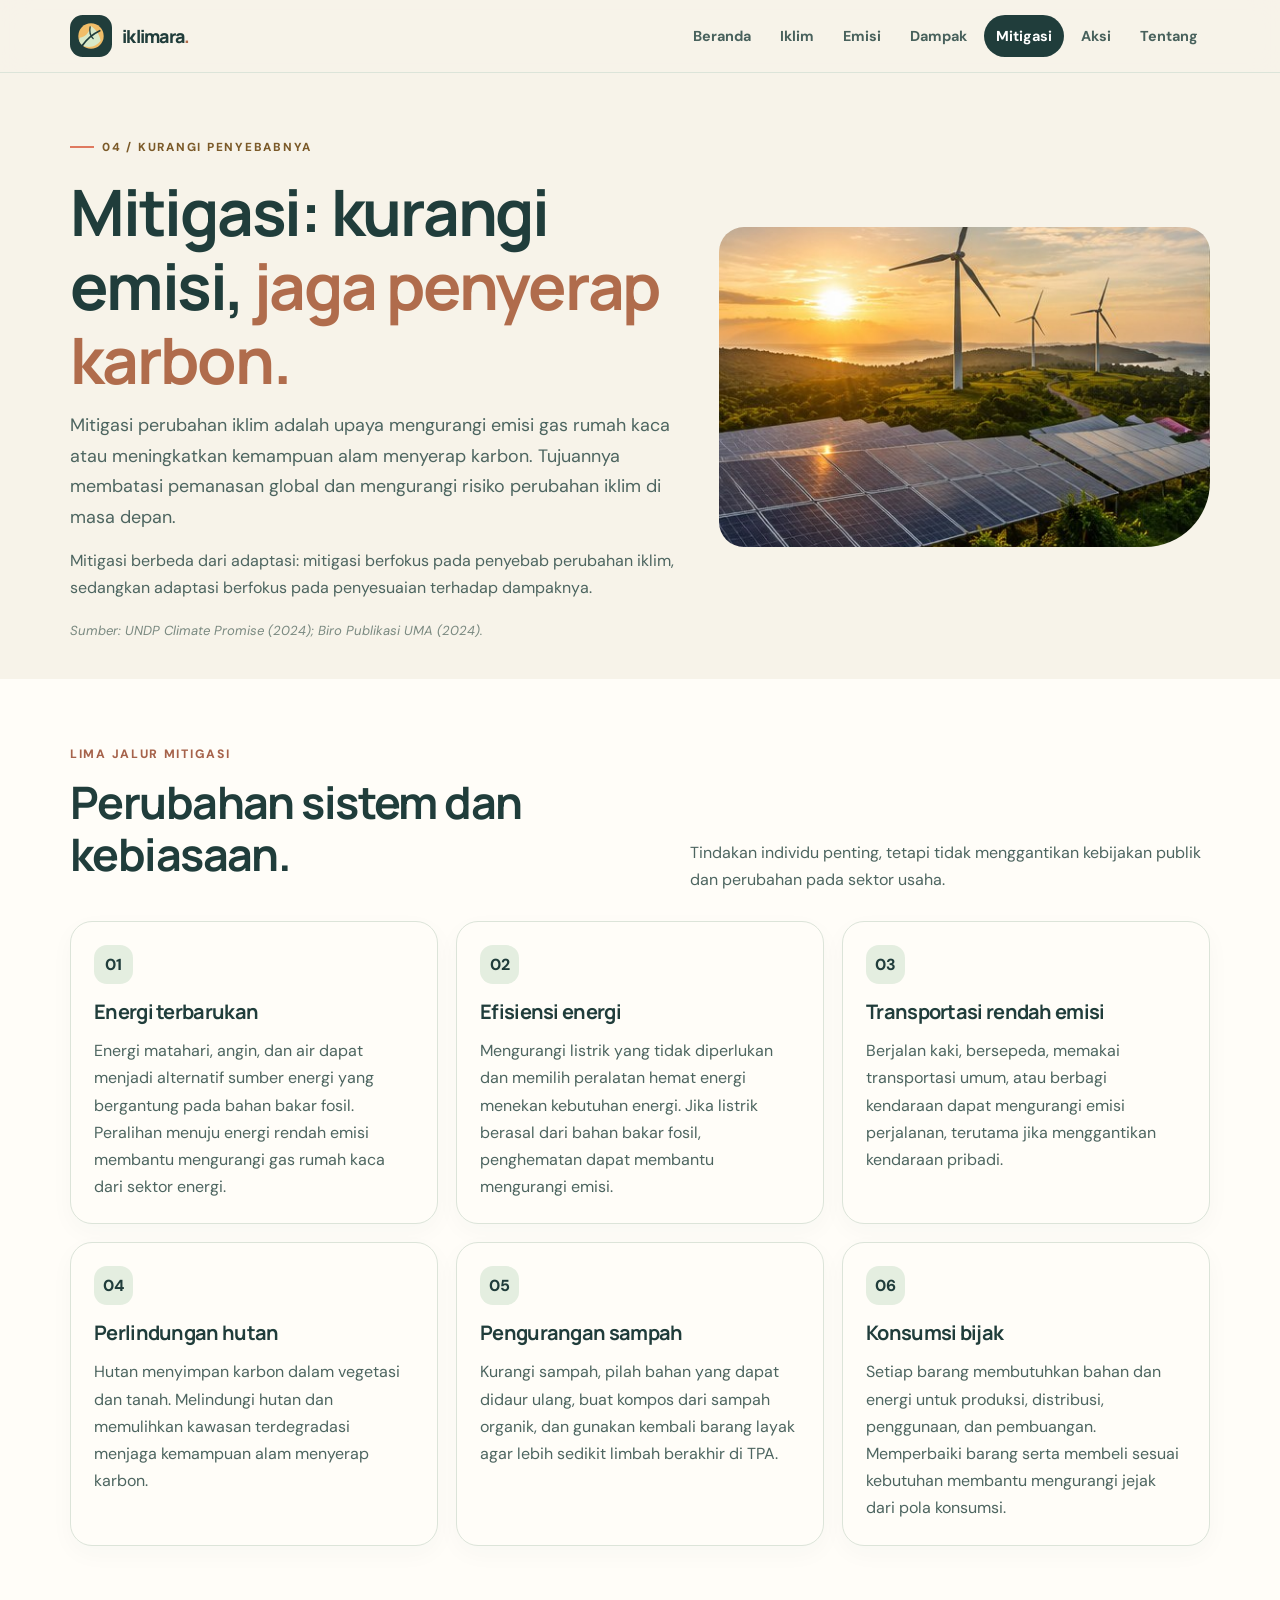
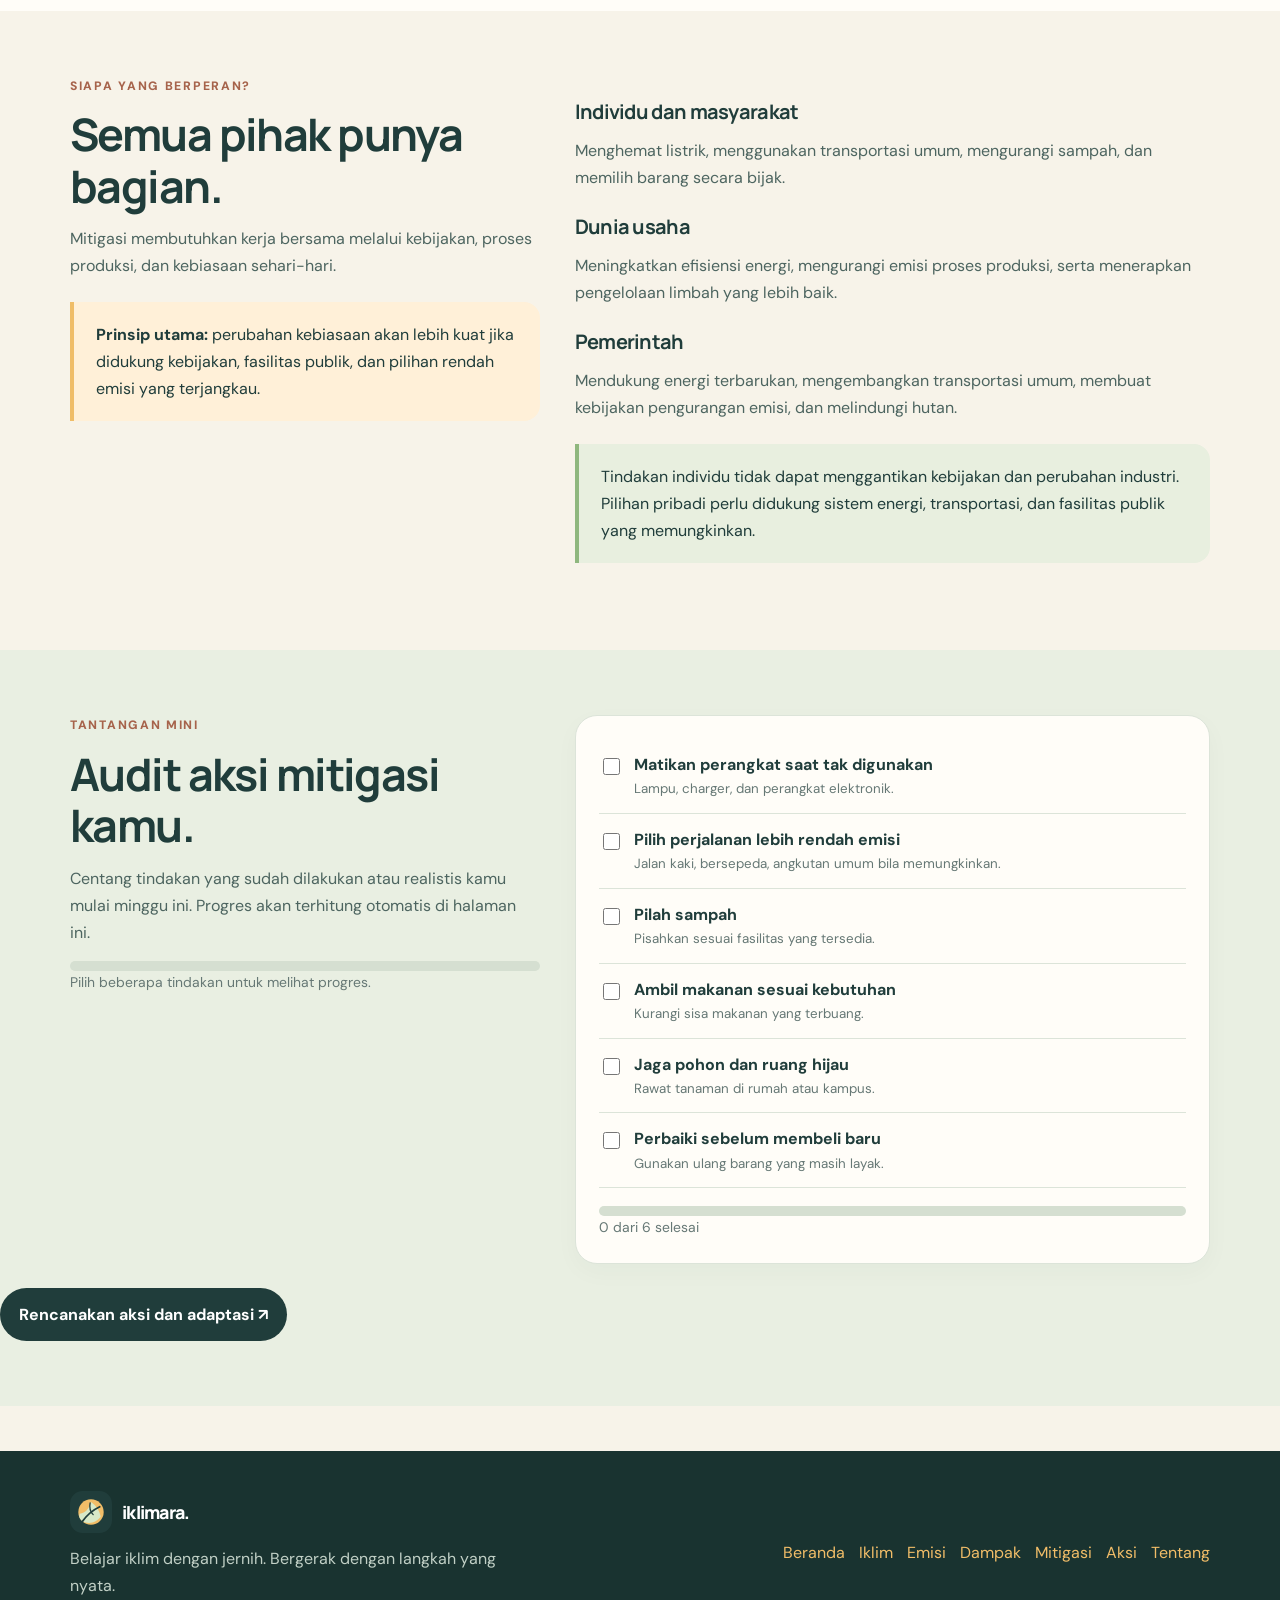
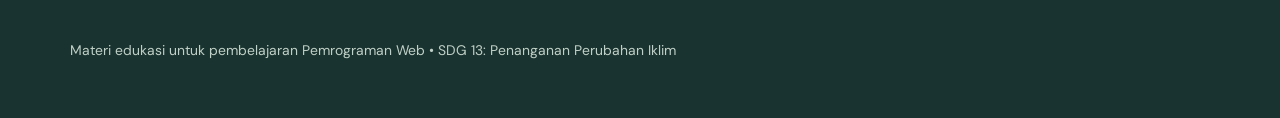
<file: mitigasi.html>
<!doctype html><html lang="id"><head><meta charset="utf-8"><meta name="viewport" content="width=device-width,initial-scale=1"><meta name="description" content="Jelajahi iklim, pahami risikonya, lalu pilih aksi yang masuk akal."><title>Mitigasi | Iklimara</title><link rel="icon" href="images/logo-iklimara.svg" type="image/svg+xml"><link rel="stylesheet" href="css/style.css"><script defer src="js/main.js"></script></head><body><header class="topbar"><div class="wrap nav"><a class="brand" href="index.html"><img src="images/logo-iklimara.svg" alt="Logo Iklimara"><span>iklimara<span style="color:#b06c4c">.</span></span></a><button class="menu-toggle" aria-expanded="false" aria-label="Buka navigasi">☰ Menu</button><nav class="navlinks" aria-label="Navigasi utama"><a href="index.html" class="">Beranda</a><a href="edukasi.html" class="">Iklim</a><a href="penyebab.html" class="">Emisi</a><a href="dampak.html" class="">Dampak</a><a href="mitigasi.html" class="active">Mitigasi</a><a href="aksi-iklim.html" class="">Aksi</a><a href="tentang.html" class="">Tentang</a></nav></div></header><main><section class="page-hero"><div class="wrap page-hero-grid"><div><div class="eyebrow">04 / KURANGI PENYEBABNYA</div><h1>Mitigasi: kurangi emisi, <span style="color:#b06c4c">jaga penyerap karbon.</span></h1><p class="lead">Mitigasi perubahan iklim adalah upaya mengurangi emisi gas rumah kaca atau meningkatkan kemampuan alam menyerap karbon. Tujuannya membatasi pemanasan global dan mengurangi risiko perubahan iklim di masa depan.</p><p>Mitigasi berbeda dari adaptasi: mitigasi berfokus pada penyebab perubahan iklim, sedangkan adaptasi berfokus pada penyesuaian terhadap dampaknya.</p><span class="source-label">Sumber: UNDP Climate Promise (2024); Biro Publikasi UMA (2024).</span></div><img src="images/foto-energi-bersih.jpg" alt="Panel surya dan turbin angin sebagai energi rendah emisi"></div></section>
<section class="section" style="background:#fffdf8"><div class="wrap"><div class="section-head"><div><div class="kicker">LIMA JALUR MITIGASI</div><h2>Perubahan sistem dan kebiasaan.</h2></div><p>Tindakan individu penting, tetapi tidak menggantikan kebijakan publik dan perubahan pada sektor usaha.</p></div><div class="grid"><article class="card"><div class="num">01</div><h3>Energi terbarukan</h3><p>Energi matahari, angin, dan air dapat menjadi alternatif sumber energi yang bergantung pada bahan bakar fosil. Peralihan menuju energi rendah emisi membantu mengurangi gas rumah kaca dari sektor energi.</p></article><article class="card"><div class="num">02</div><h3>Efisiensi energi</h3><p>Mengurangi listrik yang tidak diperlukan dan memilih peralatan hemat energi menekan kebutuhan energi. Jika listrik berasal dari bahan bakar fosil, penghematan dapat membantu mengurangi emisi.</p></article><article class="card"><div class="num">03</div><h3>Transportasi rendah emisi</h3><p>Berjalan kaki, bersepeda, memakai transportasi umum, atau berbagi kendaraan dapat mengurangi emisi perjalanan, terutama jika menggantikan kendaraan pribadi.</p></article><article class="card"><div class="num">04</div><h3>Perlindungan hutan</h3><p>Hutan menyimpan karbon dalam vegetasi dan tanah. Melindungi hutan dan memulihkan kawasan terdegradasi menjaga kemampuan alam menyerap karbon.</p></article><article class="card"><div class="num">05</div><h3>Pengurangan sampah</h3><p>Kurangi sampah, pilah bahan yang dapat didaur ulang, buat kompos dari sampah organik, dan gunakan kembali barang layak agar lebih sedikit limbah berakhir di TPA.</p></article><article class="card"><div class="num">06</div><h3>Konsumsi bijak</h3><p>Setiap barang membutuhkan bahan dan energi untuk produksi, distribusi, penggunaan, dan pembuangan. Memperbaiki barang serta membeli sesuai kebutuhan membantu mengurangi jejak dari pola konsumsi.</p></article></div></div></section>
<section class="section"><div class="wrap split"><div><div class="kicker">SIAPA YANG BERPERAN?</div><h2>Semua pihak punya bagian.</h2><p>Mitigasi membutuhkan kerja bersama melalui kebijakan, proses produksi, dan kebiasaan sehari-hari.</p><div class="callout gold"><b>Prinsip utama:</b> perubahan kebiasaan akan lebih kuat jika didukung kebijakan, fasilitas publik, dan pilihan rendah emisi yang terjangkau.</div></div><div class="prose"><h3>Individu dan masyarakat</h3><p>Menghemat listrik, menggunakan transportasi umum, mengurangi sampah, dan memilih barang secara bijak.</p><h3>Dunia usaha</h3><p>Meningkatkan efisiensi energi, mengurangi emisi proses produksi, serta menerapkan pengelolaan limbah yang lebih baik.</p><h3>Pemerintah</h3><p>Mendukung energi terbarukan, mengembangkan transportasi umum, membuat kebijakan pengurangan emisi, dan melindungi hutan.</p><div class="callout">Tindakan individu tidak dapat menggantikan kebijakan dan perubahan industri. Pilihan pribadi perlu didukung sistem energi, transportasi, dan fasilitas publik yang memungkinkan.</div></div></div></section>
<section class="section" style="background:#e9efe2"><div class="wrap split"><div><div class="kicker">TANTANGAN MINI</div><h2>Audit aksi mitigasi kamu.</h2><p>Centang tindakan yang sudah dilakukan atau realistis kamu mulai minggu ini. Progres akan terhitung otomatis di halaman ini.</p><div class="bar"><span id="mitigation-bar" style="width:0%"></span></div><p class="mini-note" id="mitigation-count">Pilih beberapa tindakan untuk melihat progres.</p></div><div class="card" data-checklist><div class="checkrow"><input id="m1" type="checkbox"><label for="m1"><b>Matikan perangkat saat tak digunakan</b><small>Lampu, charger, dan perangkat elektronik.</small></label></div><div class="checkrow"><input id="m2" type="checkbox"><label for="m2"><b>Pilih perjalanan lebih rendah emisi</b><small>Jalan kaki, bersepeda, angkutan umum bila memungkinkan.</small></label></div><div class="checkrow"><input id="m3" type="checkbox"><label for="m3"><b>Pilah sampah</b><small>Pisahkan sesuai fasilitas yang tersedia.</small></label></div><div class="checkrow"><input id="m4" type="checkbox"><label for="m4"><b>Ambil makanan sesuai kebutuhan</b><small>Kurangi sisa makanan yang terbuang.</small></label></div><div class="checkrow"><input id="m5" type="checkbox"><label for="m5"><b>Jaga pohon dan ruang hijau</b><small>Rawat tanaman di rumah atau kampus.</small></label></div><div class="checkrow"><input id="m6" type="checkbox"><label for="m6"><b>Perbaiki sebelum membeli baru</b><small>Gunakan ulang barang yang masih layak.</small></label></div><div style="margin-top:18px"><div class="bar"><span></span></div><p class="mini-note" data-count>0 dari 6 selesai</p></div></div></div><div class="actions"><a class="btn" href="aksi-iklim.html">Rencanakan aksi dan adaptasi ↗</a></div></div></section></main><footer class="footer"><div class="wrap footer-grid"><div><a class="brand" href="index.html" style="color:#fff"><img src="images/logo-iklimara.svg" alt=""><span>iklimara.</span></a><p style="max-width:470px;margin-top:12px">Belajar iklim dengan jernih. Bergerak dengan langkah yang nyata.</p></div><div class="footer-nav"><a href="index.html">Beranda</a><a href="edukasi.html">Iklim</a><a href="penyebab.html">Emisi</a><a href="dampak.html">Dampak</a><a href="mitigasi.html">Mitigasi</a><a href="aksi-iklim.html">Aksi</a><a href="tentang.html">Tentang</a></div></div><div class="wrap"><p class="mini-note" style="margin-top:25px">Materi edukasi untuk pembelajaran Pemrograman Web • SDG 13: Penanganan Perubahan Iklim</p></div></footer></body></html>
</file>
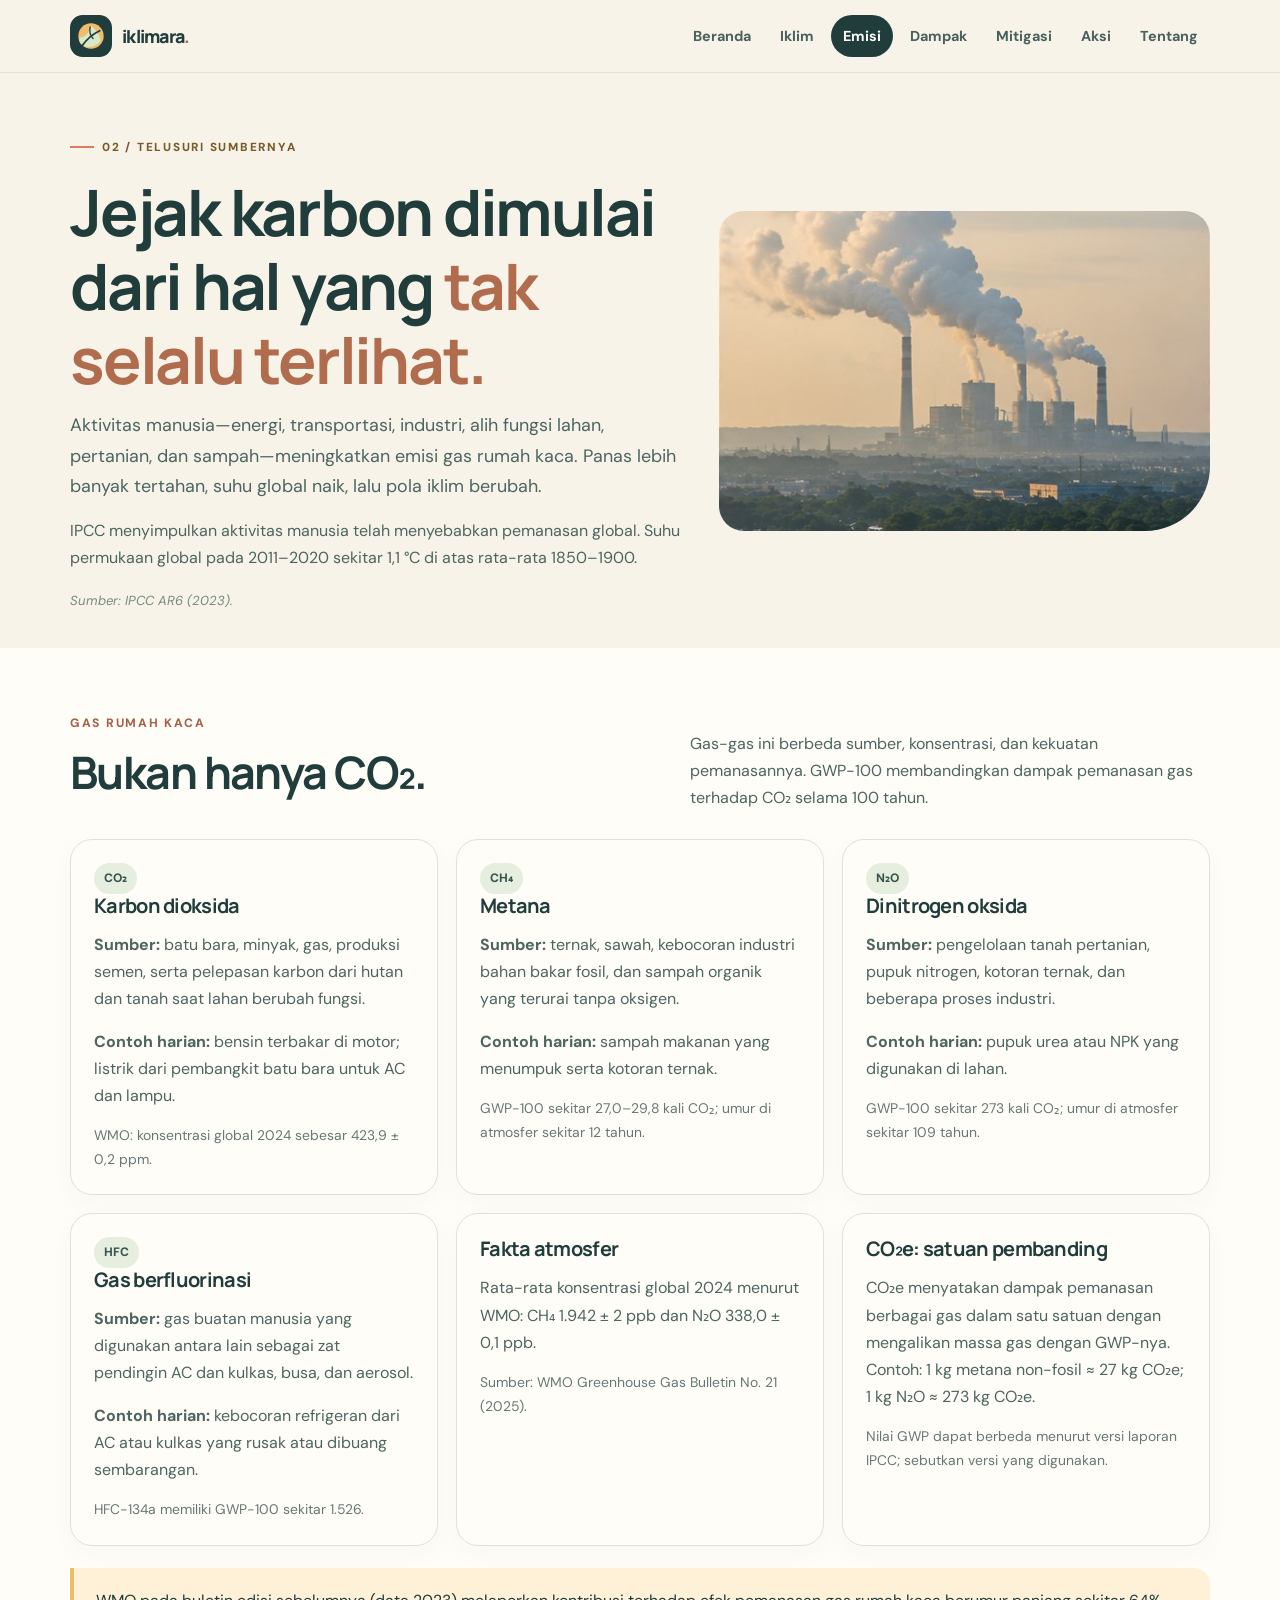
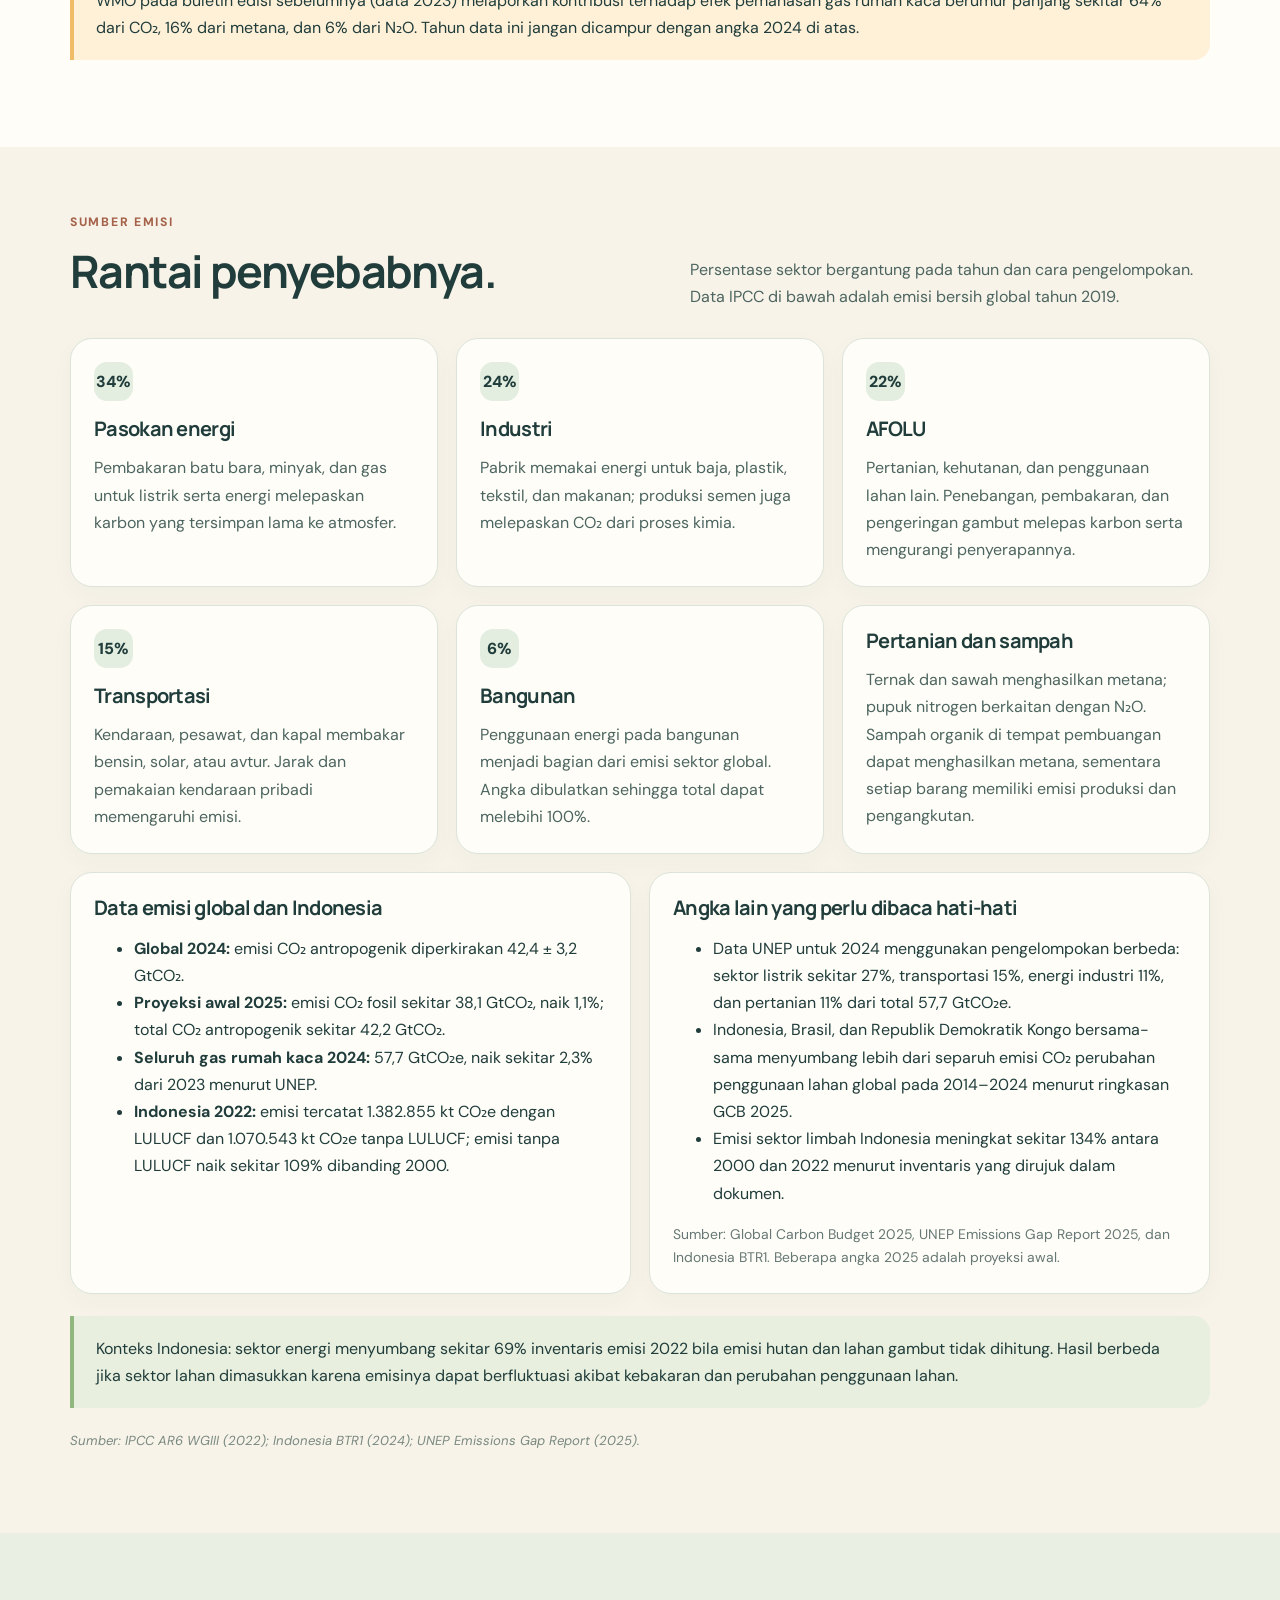
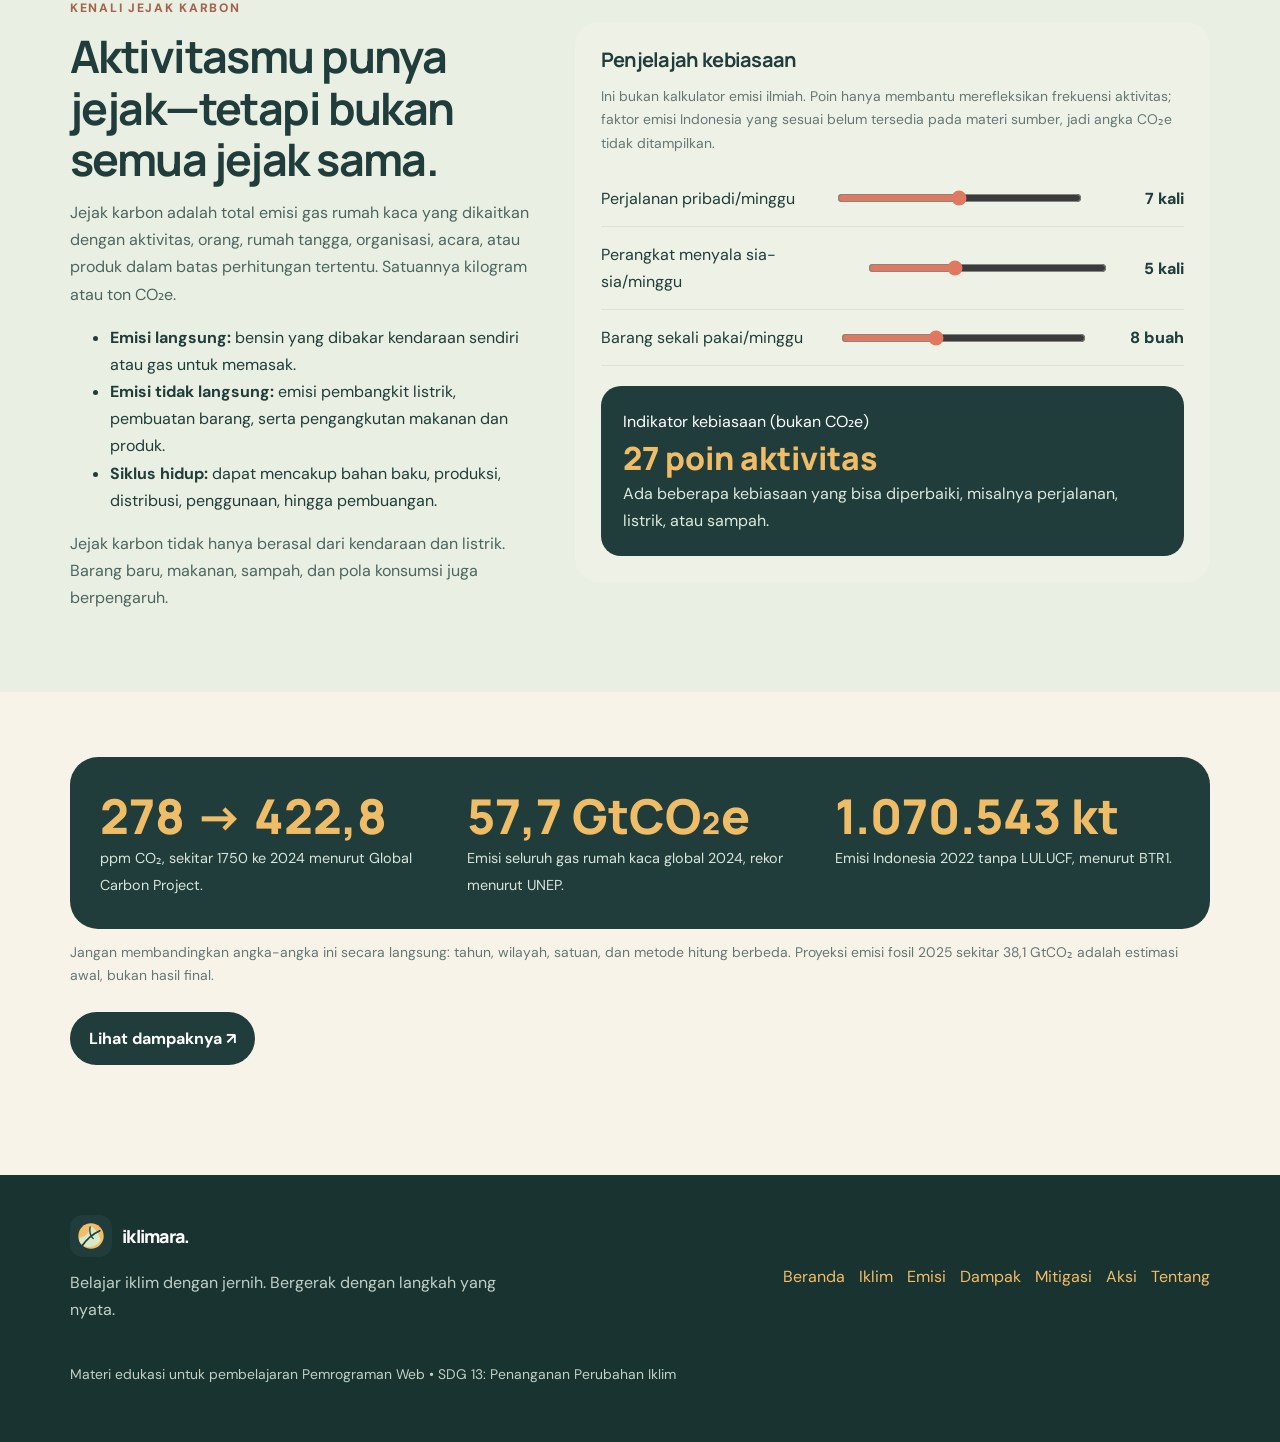
<file: penyebab.html>
<!doctype html><html lang="id"><head><meta charset="utf-8"><meta name="viewport" content="width=device-width,initial-scale=1"><meta name="description" content="Jelajahi iklim, pahami risikonya, lalu pilih aksi yang masuk akal."><title>Penyebab dan Jejak Karbon | Iklimara</title><link rel="icon" href="images/logo-iklimara.svg" type="image/svg+xml"><link rel="stylesheet" href="css/style.css"><script defer src="js/main.js"></script></head><body><header class="topbar"><div class="wrap nav"><a class="brand" href="index.html"><img src="images/logo-iklimara.svg" alt="Logo Iklimara"><span>iklimara<span style="color:#b06c4c">.</span></span></a><button class="menu-toggle" aria-expanded="false" aria-label="Buka navigasi">☰ Menu</button><nav class="navlinks" aria-label="Navigasi utama"><a href="index.html" class="">Beranda</a><a href="edukasi.html" class="">Iklim</a><a href="penyebab.html" class="active">Emisi</a><a href="dampak.html" class="">Dampak</a><a href="mitigasi.html" class="">Mitigasi</a><a href="aksi-iklim.html" class="">Aksi</a><a href="tentang.html" class="">Tentang</a></nav></div></header><main><section class="page-hero"><div class="wrap page-hero-grid"><div><div class="eyebrow">02 / TELUSURI SUMBERNYA</div><h1>Jejak karbon dimulai dari hal yang <span style="color:#b06c4c">tak selalu terlihat.</span></h1><p class="lead">Aktivitas manusia—energi, transportasi, industri, alih fungsi lahan, pertanian, dan sampah—meningkatkan emisi gas rumah kaca. Panas lebih banyak tertahan, suhu global naik, lalu pola iklim berubah.</p><p>IPCC menyimpulkan aktivitas manusia telah menyebabkan pemanasan global. Suhu permukaan global pada 2011–2020 sekitar 1,1 °C di atas rata-rata 1850–1900.</p><span class="source-label">Sumber: IPCC AR6 (2023).</span></div><img src="images/foto-emisi.jpg" alt="Asap dari kegiatan industri sebagai gambaran sumber emisi"></div></section>
<section class="section" style="background:#fffdf8"><div class="wrap"><div class="section-head"><div><div class="kicker">GAS RUMAH KACA</div><h2>Bukan hanya CO₂.</h2></div><p>Gas-gas ini berbeda sumber, konsentrasi, dan kekuatan pemanasannya. GWP-100 membandingkan dampak pemanasan gas terhadap CO₂ selama 100 tahun.</p></div><div class="grid"><article class="card"><span class="pill">CO₂</span><h3>Karbon dioksida</h3><p><b>Sumber:</b> batu bara, minyak, gas, produksi semen, serta pelepasan karbon dari hutan dan tanah saat lahan berubah fungsi.</p><p><b>Contoh harian:</b> bensin terbakar di motor; listrik dari pembangkit batu bara untuk AC dan lampu.</p><p class="mini-note">WMO: konsentrasi global 2024 sebesar 423,9 ± 0,2 ppm.</p></article><article class="card"><span class="pill">CH₄</span><h3>Metana</h3><p><b>Sumber:</b> ternak, sawah, kebocoran industri bahan bakar fosil, dan sampah organik yang terurai tanpa oksigen.</p><p><b>Contoh harian:</b> sampah makanan yang menumpuk serta kotoran ternak.</p><p class="mini-note">GWP-100 sekitar 27,0–29,8 kali CO₂; umur di atmosfer sekitar 12 tahun.</p></article><article class="card"><span class="pill">N₂O</span><h3>Dinitrogen oksida</h3><p><b>Sumber:</b> pengelolaan tanah pertanian, pupuk nitrogen, kotoran ternak, dan beberapa proses industri.</p><p><b>Contoh harian:</b> pupuk urea atau NPK yang digunakan di lahan.</p><p class="mini-note">GWP-100 sekitar 273 kali CO₂; umur di atmosfer sekitar 109 tahun.</p></article><article class="card"><span class="pill">HFC</span><h3>Gas berfluorinasi</h3><p><b>Sumber:</b> gas buatan manusia yang digunakan antara lain sebagai zat pendingin AC dan kulkas, busa, dan aerosol.</p><p><b>Contoh harian:</b> kebocoran refrigeran dari AC atau kulkas yang rusak atau dibuang sembarangan.</p><p class="mini-note">HFC-134a memiliki GWP-100 sekitar 1.526.</p></article><article class="card"><h3>Fakta atmosfer</h3><p>Rata-rata konsentrasi global 2024 menurut WMO: CH₄ 1.942 ± 2 ppb dan N₂O 338,0 ± 0,1 ppb.</p><p class="mini-note">Sumber: WMO Greenhouse Gas Bulletin No. 21 (2025).</p></article><article class="card"><h3>CO₂e: satuan pembanding</h3><p>CO₂e menyatakan dampak pemanasan berbagai gas dalam satu satuan dengan mengalikan massa gas dengan GWP-nya. Contoh: 1 kg metana non-fosil ≈ 27 kg CO₂e; 1 kg N₂O ≈ 273 kg CO₂e.</p><p class="mini-note">Nilai GWP dapat berbeda menurut versi laporan IPCC; sebutkan versi yang digunakan.</p></article></div><div class="callout gold">WMO pada buletin edisi sebelumnya (data 2023) melaporkan kontribusi terhadap efek pemanasan gas rumah kaca berumur panjang sekitar 64% dari CO₂, 16% dari metana, dan 6% dari N₂O. Tahun data ini jangan dicampur dengan angka 2024 di atas.</div></div></section>
<section class="section"><div class="wrap"><div class="section-head"><div><div class="kicker">SUMBER EMISI</div><h2>Rantai penyebabnya.</h2></div><p>Persentase sektor bergantung pada tahun dan cara pengelompokan. Data IPCC di bawah adalah emisi bersih global tahun 2019.</p></div><div class="grid"><article class="card"><div class="num">34%</div><h3>Pasokan energi</h3><p>Pembakaran batu bara, minyak, dan gas untuk listrik serta energi melepaskan karbon yang tersimpan lama ke atmosfer.</p></article><article class="card"><div class="num">24%</div><h3>Industri</h3><p>Pabrik memakai energi untuk baja, plastik, tekstil, dan makanan; produksi semen juga melepaskan CO₂ dari proses kimia.</p></article><article class="card"><div class="num">22%</div><h3>AFOLU</h3><p>Pertanian, kehutanan, dan penggunaan lahan lain. Penebangan, pembakaran, dan pengeringan gambut melepas karbon serta mengurangi penyerapannya.</p></article><article class="card"><div class="num">15%</div><h3>Transportasi</h3><p>Kendaraan, pesawat, dan kapal membakar bensin, solar, atau avtur. Jarak dan pemakaian kendaraan pribadi memengaruhi emisi.</p></article><article class="card"><div class="num">6%</div><h3>Bangunan</h3><p>Penggunaan energi pada bangunan menjadi bagian dari emisi sektor global. Angka dibulatkan sehingga total dapat melebihi 100%.</p></article><article class="card"><h3>Pertanian dan sampah</h3><p>Ternak dan sawah menghasilkan metana; pupuk nitrogen berkaitan dengan N₂O. Sampah organik di tempat pembuangan dapat menghasilkan metana, sementara setiap barang memiliki emisi produksi dan pengangkutan.</p></article></div><div class="two-col" style="margin-top:18px"><article class="card"><h3>Data emisi global dan Indonesia</h3><ul><li><b>Global 2024:</b> emisi CO₂ antropogenik diperkirakan 42,4 ± 3,2 GtCO₂.</li><li><b>Proyeksi awal 2025:</b> emisi CO₂ fosil sekitar 38,1 GtCO₂, naik 1,1%; total CO₂ antropogenik sekitar 42,2 GtCO₂.</li><li><b>Seluruh gas rumah kaca 2024:</b> 57,7 GtCO₂e, naik sekitar 2,3% dari 2023 menurut UNEP.</li><li><b>Indonesia 2022:</b> emisi tercatat 1.382.855 kt CO₂e dengan LULUCF dan 1.070.543 kt CO₂e tanpa LULUCF; emisi tanpa LULUCF naik sekitar 109% dibanding 2000.</li></ul></article><article class="card"><h3>Angka lain yang perlu dibaca hati-hati</h3><ul><li>Data UNEP untuk 2024 menggunakan pengelompokan berbeda: sektor listrik sekitar 27%, transportasi 15%, energi industri 11%, dan pertanian 11% dari total 57,7 GtCO₂e.</li><li>Indonesia, Brasil, dan Republik Demokratik Kongo bersama-sama menyumbang lebih dari separuh emisi CO₂ perubahan penggunaan lahan global pada 2014–2024 menurut ringkasan GCB 2025.</li><li>Emisi sektor limbah Indonesia meningkat sekitar 134% antara 2000 dan 2022 menurut inventaris yang dirujuk dalam dokumen.</li></ul><p class="mini-note">Sumber: Global Carbon Budget 2025, UNEP Emissions Gap Report 2025, dan Indonesia BTR1. Beberapa angka 2025 adalah proyeksi awal.</p></article></div><div class="callout">Konteks Indonesia: sektor energi menyumbang sekitar 69% inventaris emisi 2022 bila emisi hutan dan lahan gambut tidak dihitung. Hasil berbeda jika sektor lahan dimasukkan karena emisinya dapat berfluktuasi akibat kebakaran dan perubahan penggunaan lahan.</div><p class="source-label">Sumber: IPCC AR6 WGIII (2022); Indonesia BTR1 (2024); UNEP Emissions Gap Report (2025).</p></div></section>
<section class="section" style="background:#e9efe2"><div class="wrap split"><div><div class="kicker">KENALI JEJAK KARBON</div><h2>Aktivitasmu punya jejak—tetapi bukan semua jejak sama.</h2><p>Jejak karbon adalah total emisi gas rumah kaca yang dikaitkan dengan aktivitas, orang, rumah tangga, organisasi, acara, atau produk dalam batas perhitungan tertentu. Satuannya kilogram atau ton CO₂e.</p><ul><li><b>Emisi langsung:</b> bensin yang dibakar kendaraan sendiri atau gas untuk memasak.</li><li><b>Emisi tidak langsung:</b> emisi pembangkit listrik, pembuatan barang, serta pengangkutan makanan dan produk.</li><li><b>Siklus hidup:</b> dapat mencakup bahan baku, produksi, distribusi, penggunaan, hingga pembuangan.</li></ul><p>Jejak karbon tidak hanya berasal dari kendaraan dan listrik. Barang baru, makanan, sampah, dan pola konsumsi juga berpengaruh.</p></div><div class="interactive" data-carbon><h3>Penjelajah kebiasaan</h3><p class="mini-note">Ini bukan kalkulator emisi ilmiah. Poin hanya membantu merefleksikan frekuensi aktivitas; faktor emisi Indonesia yang sesuai belum tersedia pada materi sumber, jadi angka CO₂e tidak ditampilkan.</p><div class="metric"><label for="transport">Perjalanan pribadi/minggu</label><input id="transport" name="transport" type="range" min="0" max="14" value="7" data-weight="2" data-unit=" kali"><output data-output="transport">7 kali</output></div><div class="metric"><label for="electric">Perangkat menyala sia-sia/minggu</label><input id="electric" name="electric" type="range" min="0" max="14" value="5" data-weight="1" data-unit=" kali"><output data-output="electric">5 kali</output></div><div class="metric"><label for="waste">Barang sekali pakai/minggu</label><input id="waste" name="waste" type="range" min="0" max="21" value="8" data-weight="1" data-unit=" buah"><output data-output="waste">8 buah</output></div><div class="result"><span>Indikator kebiasaan (bukan CO₂e)</span><strong data-total>27 poin aktivitas</strong><p data-advice style="color:#dce8dc;margin:0">Pilih perubahan kecil yang bisa diukur.</p></div></div></div></section>
<section class="section"><div class="wrap"><div class="stat-band"><div class="stat"><strong>278 → 422,8</strong><span>ppm CO₂, sekitar 1750 ke 2024 menurut Global Carbon Project.</span></div><div class="stat"><strong>57,7 GtCO₂e</strong><span>Emisi seluruh gas rumah kaca global 2024, rekor menurut UNEP.</span></div><div class="stat"><strong>1.070.543 kt</strong><span>Emisi Indonesia 2022 tanpa LULUCF, menurut BTR1.</span></div></div><p class="mini-note" style="margin-top:12px">Jangan membandingkan angka-angka ini secara langsung: tahun, wilayah, satuan, dan metode hitung berbeda. Proyeksi emisi fosil 2025 sekitar 38,1 GtCO₂ adalah estimasi awal, bukan hasil final.</p><div class="actions"><a class="btn" href="dampak.html">Lihat dampaknya ↗</a></div></div></section></main><footer class="footer"><div class="wrap footer-grid"><div><a class="brand" href="index.html" style="color:#fff"><img src="images/logo-iklimara.svg" alt=""><span>iklimara.</span></a><p style="max-width:470px;margin-top:12px">Belajar iklim dengan jernih. Bergerak dengan langkah yang nyata.</p></div><div class="footer-nav"><a href="index.html">Beranda</a><a href="edukasi.html">Iklim</a><a href="penyebab.html">Emisi</a><a href="dampak.html">Dampak</a><a href="mitigasi.html">Mitigasi</a><a href="aksi-iklim.html">Aksi</a><a href="tentang.html">Tentang</a></div></div><div class="wrap"><p class="mini-note" style="margin-top:25px">Materi edukasi untuk pembelajaran Pemrograman Web • SDG 13: Penanganan Perubahan Iklim</p></div></footer></body></html>
</file>
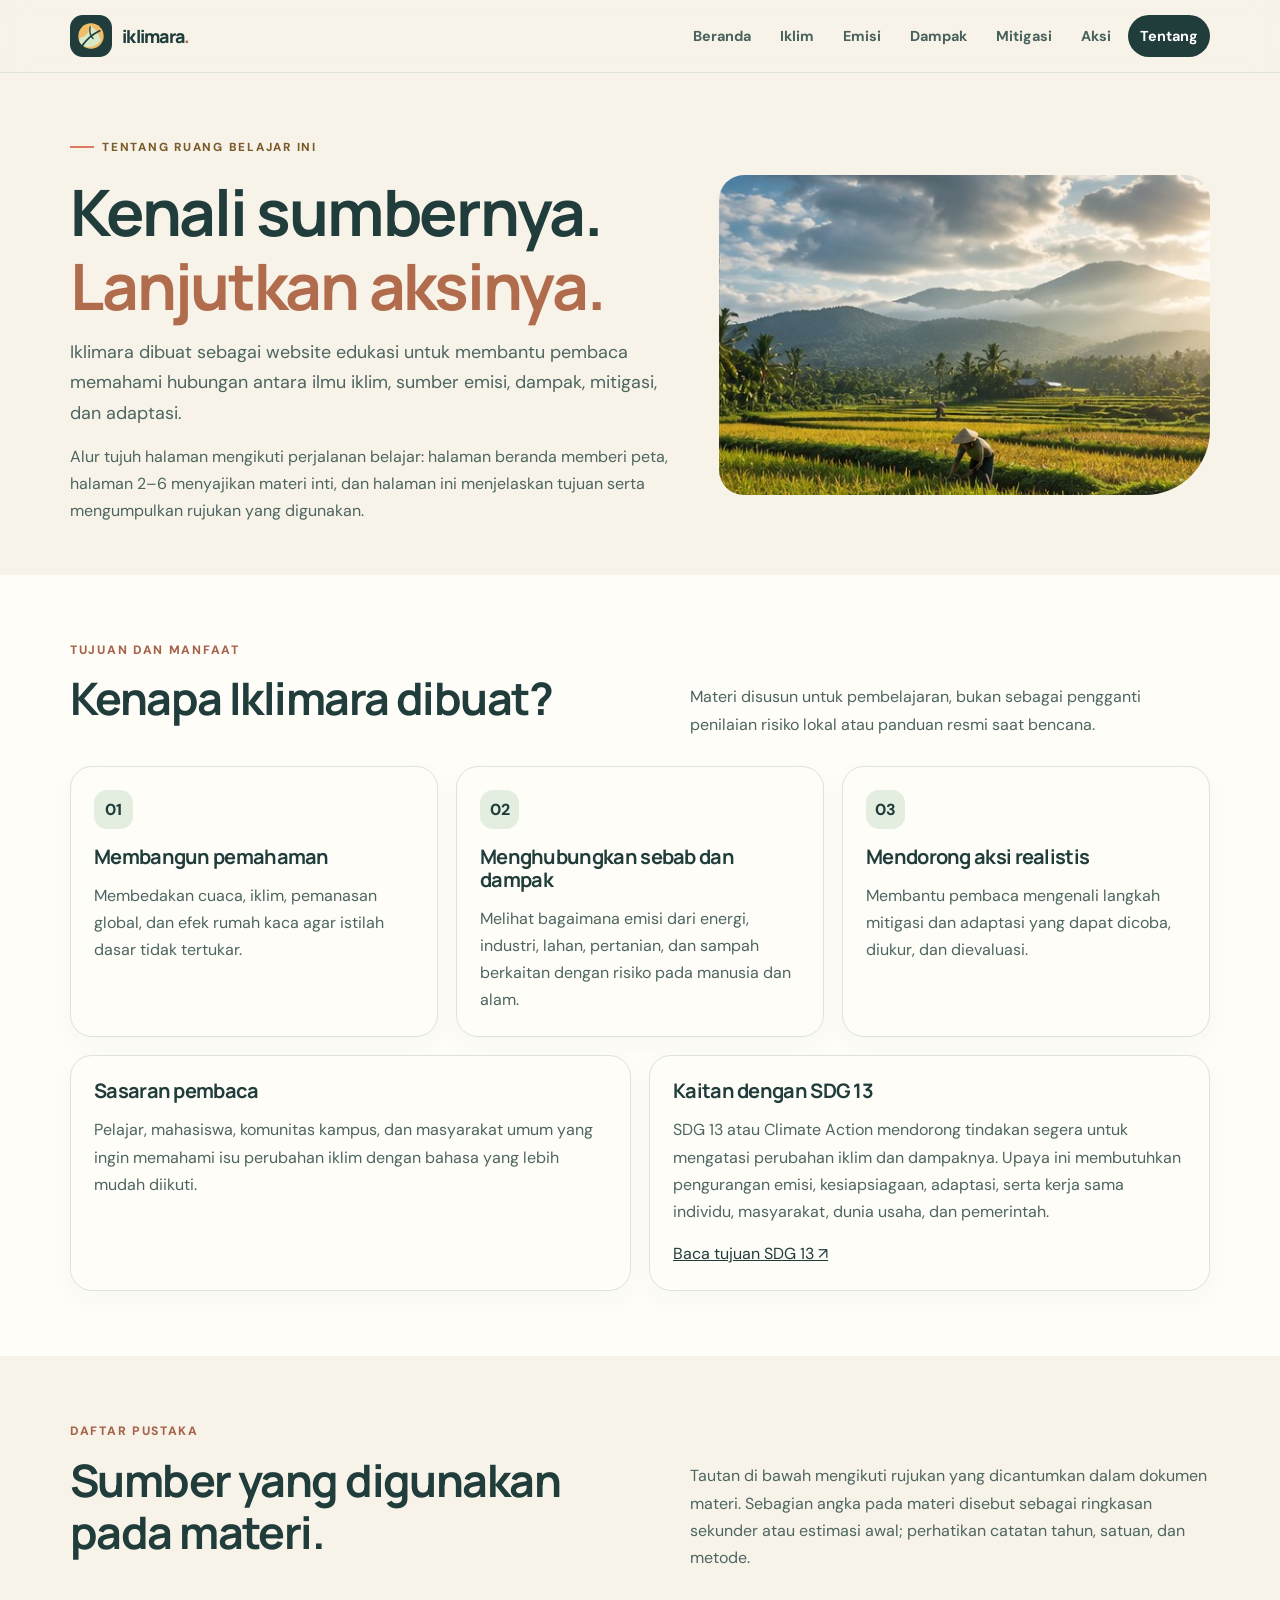
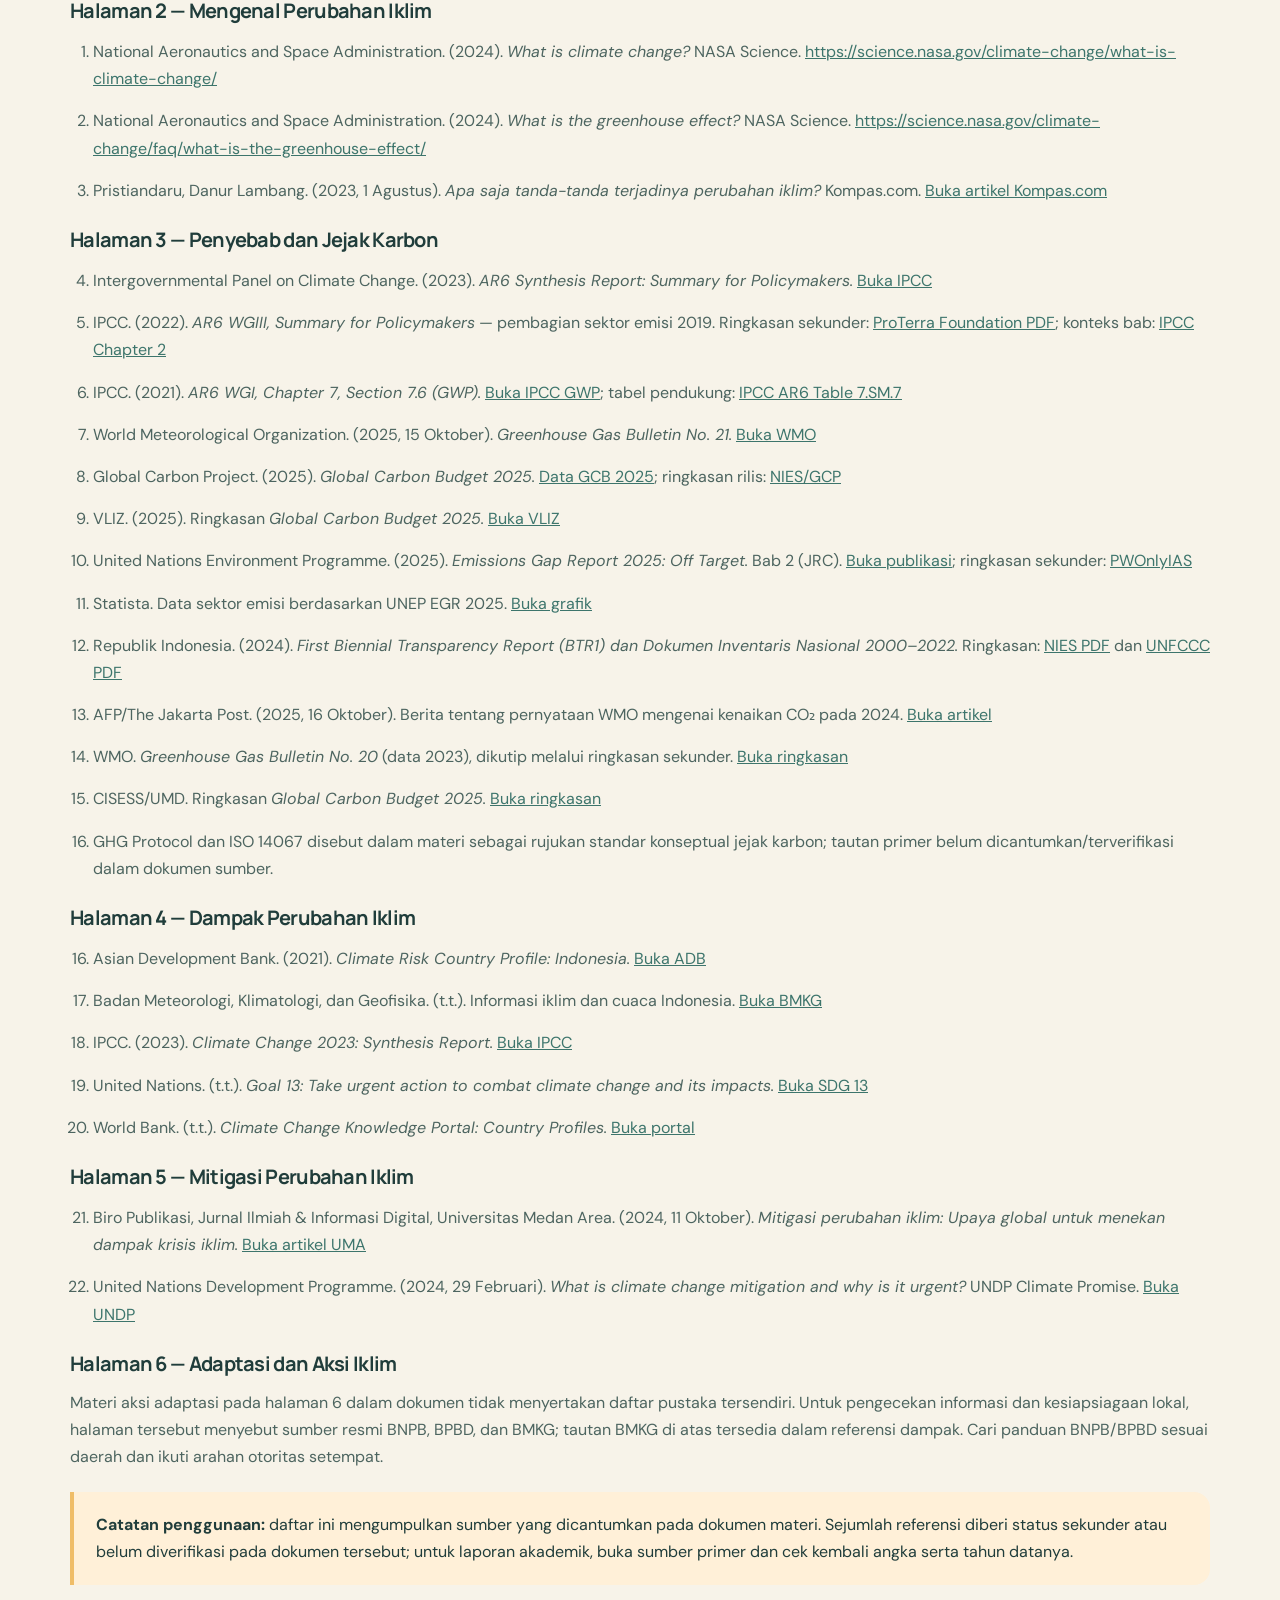
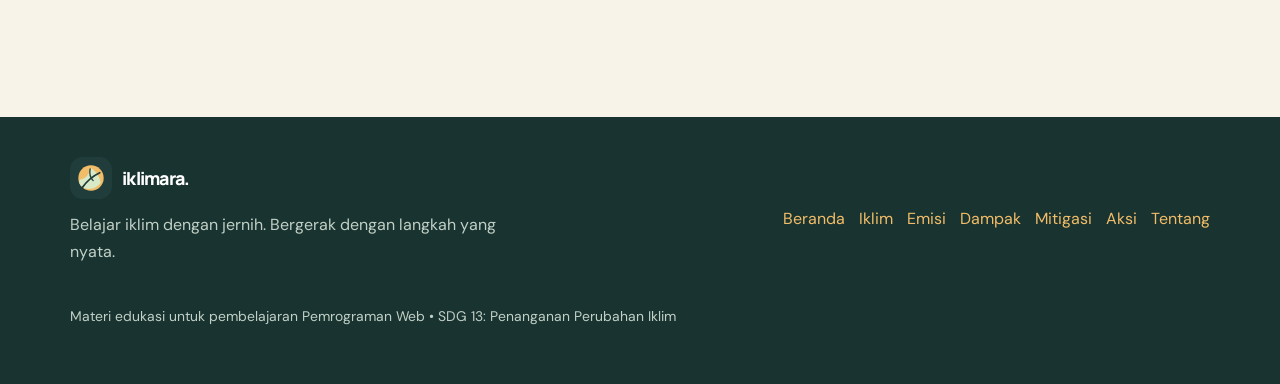
<file: tentang.html>
<!doctype html><html lang="id"><head><meta charset="utf-8"><meta name="viewport" content="width=device-width,initial-scale=1"><meta name="description" content="Jelajahi iklim, pahami risikonya, lalu pilih aksi yang masuk akal."><title>Tentang dan Referensi | Iklimara</title><link rel="icon" href="images/logo-iklimara.svg" type="image/svg+xml"><link rel="stylesheet" href="css/style.css"><script defer src="js/main.js"></script></head><body><header class="topbar"><div class="wrap nav"><a class="brand" href="index.html"><img src="images/logo-iklimara.svg" alt="Logo Iklimara"><span>iklimara<span style="color:#b06c4c">.</span></span></a><button class="menu-toggle" aria-expanded="false" aria-label="Buka navigasi">☰ Menu</button><nav class="navlinks" aria-label="Navigasi utama"><a href="index.html" class="">Beranda</a><a href="edukasi.html" class="">Iklim</a><a href="penyebab.html" class="">Emisi</a><a href="dampak.html" class="">Dampak</a><a href="mitigasi.html" class="">Mitigasi</a><a href="aksi-iklim.html" class="">Aksi</a><a href="tentang.html" class="active">Tentang</a></nav></div></header><main><section class="page-hero"><div class="wrap page-hero-grid"><div><div class="eyebrow">TENTANG RUANG BELAJAR INI</div><h1>Kenali sumbernya.<br><span style="color:#b06c4c">Lanjutkan aksinya.</span></h1><p class="lead">Iklimara dibuat sebagai website edukasi untuk membantu pembaca memahami hubungan antara ilmu iklim, sumber emisi, dampak, mitigasi, dan adaptasi.</p><p>Alur tujuh halaman mengikuti perjalanan belajar: halaman beranda memberi peta, halaman 2–6 menyajikan materi inti, dan halaman ini menjelaskan tujuan serta mengumpulkan rujukan yang digunakan.</p></div><img src="images/foto-pertanian.jpg" alt="Lahan pertanian sebagai bagian dari sistem pangan dan iklim"></div></section>
<section class="section" style="background:#fffdf8"><div class="wrap"><div class="section-head"><div><div class="kicker">TUJUAN DAN MANFAAT</div><h2>Kenapa Iklimara dibuat?</h2></div><p>Materi disusun untuk pembelajaran, bukan sebagai pengganti penilaian risiko lokal atau panduan resmi saat bencana.</p></div><div class="grid"><article class="card"><div class="num">01</div><h3>Membangun pemahaman</h3><p>Membedakan cuaca, iklim, pemanasan global, dan efek rumah kaca agar istilah dasar tidak tertukar.</p></article><article class="card"><div class="num">02</div><h3>Menghubungkan sebab dan dampak</h3><p>Melihat bagaimana emisi dari energi, industri, lahan, pertanian, dan sampah berkaitan dengan risiko pada manusia dan alam.</p></article><article class="card"><div class="num">03</div><h3>Mendorong aksi realistis</h3><p>Membantu pembaca mengenali langkah mitigasi dan adaptasi yang dapat dicoba, diukur, dan dievaluasi.</p></article></div><div class="two-col" style="margin-top:18px"><div class="card"><h3>Sasaran pembaca</h3><p>Pelajar, mahasiswa, komunitas kampus, dan masyarakat umum yang ingin memahami isu perubahan iklim dengan bahasa yang lebih mudah diikuti.</p></div><div class="card"><h3>Kaitan dengan SDG 13</h3><p>SDG 13 atau Climate Action mendorong tindakan segera untuk mengatasi perubahan iklim dan dampaknya. Upaya ini membutuhkan pengurangan emisi, kesiapsiagaan, adaptasi, serta kerja sama individu, masyarakat, dunia usaha, dan pemerintah.</p><a href="https://sdgs.un.org/goals/goal13" target="_blank" rel="noopener">Baca tujuan SDG 13 ↗</a></div></div></div></section>
<section class="section"><div class="wrap"><div class="section-head"><div><div class="kicker">DAFTAR PUSTAKA</div><h2>Sumber yang digunakan pada materi.</h2></div><p>Tautan di bawah mengikuti rujukan yang dicantumkan dalam dokumen materi. Sebagian angka pada materi disebut sebagai ringkasan sekunder atau estimasi awal; perhatikan catatan tahun, satuan, dan metode.</p></div><div class="prose sources"><h3>Halaman 2 — Mengenal Perubahan Iklim</h3><ol><li>National Aeronautics and Space Administration. (2024). <i>What is climate change?</i> NASA Science. <a href="https://science.nasa.gov/climate-change/what-is-climate-change/" target="_blank" rel="noopener">https://science.nasa.gov/climate-change/what-is-climate-change/</a></li><li>National Aeronautics and Space Administration. (2024). <i>What is the greenhouse effect?</i> NASA Science. <a href="https://science.nasa.gov/climate-change/faq/what-is-the-greenhouse-effect/" target="_blank" rel="noopener">https://science.nasa.gov/climate-change/faq/what-is-the-greenhouse-effect/</a></li><li>Pristiandaru, Danur Lambang. (2023, 1 Agustus). <i>Apa saja tanda-tanda terjadinya perubahan iklim?</i> Kompas.com. <a href="https://lestari.kompas.com/read/2023/08/01/130000086/apa-saja-tanda-tanda-terjadinya-perubahan-iklim-" target="_blank" rel="noopener">Buka artikel Kompas.com</a></li></ol>
<h3>Halaman 3 — Penyebab dan Jejak Karbon</h3><ol start="4"><li>Intergovernmental Panel on Climate Change. (2023). <i>AR6 Synthesis Report: Summary for Policymakers.</i> <a href="https://www.ipcc.ch/report/ar6/syr/summary-for-policymakers/" target="_blank" rel="noopener">Buka IPCC</a></li><li>IPCC. (2022). <i>AR6 WGIII, Summary for Policymakers</i> — pembagian sektor emisi 2019. Ringkasan sekunder: <a href="https://www.proterrafoundation.org/wp-content/uploads/2022/08/Intergovernmental-Panel-on-Climate-Change-Sixth-Assessment-Report-highlights.pdf" target="_blank" rel="noopener">ProTerra Foundation PDF</a>; konteks bab: <a href="https://www.ipcc.ch/report/ar6/wg3/downloads/report/IPCC_AR6_WGIII_Chapter_02.pdf" target="_blank" rel="noopener">IPCC Chapter 2</a></li><li>IPCC. (2021). <i>AR6 WGI, Chapter 7, Section 7.6 (GWP).</i> <a href="https://www.ipcc.ch/report/ar6/wg1/chapter/chapter-7/#7.6" target="_blank" rel="noopener">Buka IPCC GWP</a>; tabel pendukung: <a href="https://www1.maine.gov/dep/ftp/AIR/DATA/GHG_SUMMARIES/IPCC_2021_AR6_Table_7.SM.7.pdf" target="_blank" rel="noopener">IPCC AR6 Table 7.SM.7</a></li><li>World Meteorological Organization. (2025, 15 Oktober). <i>Greenhouse Gas Bulletin No. 21.</i> <a href="https://wmo.int/media/41825" target="_blank" rel="noopener">Buka WMO</a></li><li>Global Carbon Project. (2025). <i>Global Carbon Budget 2025.</i> <a href="https://pure.iiasa.ac.at/20986" target="_blank" rel="noopener">Data GCB 2025</a>; ringkasan rilis: <a href="https://cger.nies.go.jp/gcp/news/20251113.html" target="_blank" rel="noopener">NIES/GCP</a></li><li>VLIZ. (2025). Ringkasan <i>Global Carbon Budget 2025.</i> <a href="https://vliz.be/en/news/global-carbon-budget-2025" target="_blank" rel="noopener">Buka VLIZ</a></li><li>United Nations Environment Programme. (2025). <i>Emissions Gap Report 2025: Off Target.</i> Bab 2 (JRC). <a href="https://publications.jrc.ec.europa.eu/repository/handle/JRC143107" target="_blank" rel="noopener">Buka publikasi</a>; ringkasan sekunder: <a href="https://pwonlyias.com/current-affairs/emissions-gap-report-2025/" target="_blank" rel="noopener">PWOnlyIAS</a></li><li>Statista. Data sektor emisi berdasarkan UNEP EGR 2025. <a href="https://www.statista.com/chart/33334/total-greenhouse-gas-emissions-by-sector" target="_blank" rel="noopener">Buka grafik</a></li><li>Republik Indonesia. (2024). <i>First Biennial Transparency Report (BTR1) dan Dokumen Inventaris Nasional 2000–2022.</i> Ringkasan: <a href="https://www.nies.go.jp/gio/wgia/qk961h00000lra3v-att/SI-1_Indonesia.pdf" target="_blank" rel="noopener">NIES PDF</a> dan <a href="https://unfccc.int/sites/default/files/resource/Indonesia-FMCP3-Presentation.pdf" target="_blank" rel="noopener">UNFCCC PDF</a></li><li>AFP/The Jakarta Post. (2025, 16 Oktober). Berita tentang pernyataan WMO mengenai kenaikan CO₂ pada 2024. <a href="https://www.thejakartapost.com/culture/2025/10/16/co2-in-the-atmosphere-up-by-record-amount-in-2024-un" target="_blank" rel="noopener">Buka artikel</a></li><li>WMO. <i>Greenhouse Gas Bulletin No. 20</i> (data 2023), dikutip melalui ringkasan sekunder. <a href="https://vajiramandravi.com/current-affairs/greenhouse-gas-bulletin/" target="_blank" rel="noopener">Buka ringkasan</a></li><li>CISESS/UMD. Ringkasan <i>Global Carbon Budget 2025.</i> <a href="https://cisess.umd.edu/the-2025-global-carbon-budget/" target="_blank" rel="noopener">Buka ringkasan</a></li><li>GHG Protocol dan ISO 14067 disebut dalam materi sebagai rujukan standar konseptual jejak karbon; tautan primer belum dicantumkan/terverifikasi dalam dokumen sumber.</li></ol>
<h3>Halaman 4 — Dampak Perubahan Iklim</h3><ol start="16"><li>Asian Development Bank. (2021). <i>Climate Risk Country Profile: Indonesia.</i> <a href="https://www.adb.org/publications/climate-risk-country-profile-indonesia" target="_blank" rel="noopener">Buka ADB</a></li><li>Badan Meteorologi, Klimatologi, dan Geofisika. (t.t.). Informasi iklim dan cuaca Indonesia. <a href="https://www.bmkg.go.id/" target="_blank" rel="noopener">Buka BMKG</a></li><li>IPCC. (2023). <i>Climate Change 2023: Synthesis Report.</i> <a href="https://www.ipcc.ch/report/ar6/syr/" target="_blank" rel="noopener">Buka IPCC</a></li><li>United Nations. (t.t.). <i>Goal 13: Take urgent action to combat climate change and its impacts.</i> <a href="https://sdgs.un.org/goals/goal13" target="_blank" rel="noopener">Buka SDG 13</a></li><li>World Bank. (t.t.). <i>Climate Change Knowledge Portal: Country Profiles.</i> <a href="https://climateknowledgeportal.worldbank.org/country-profiles/" target="_blank" rel="noopener">Buka portal</a></li></ol>
<h3>Halaman 5 — Mitigasi Perubahan Iklim</h3><ol start="21"><li>Biro Publikasi, Jurnal Ilmiah & Informasi Digital, Universitas Medan Area. (2024, 11 Oktober). <i>Mitigasi perubahan iklim: Upaya global untuk menekan dampak krisis iklim.</i> <a href="https://bpjiid.uma.ac.id/2024/10/11/mitigasi-perubahan-iklim-upaya-global-untuk-menekan-dampak-krisis-iklim/" target="_blank" rel="noopener">Buka artikel UMA</a></li><li>United Nations Development Programme. (2024, 29 Februari). <i>What is climate change mitigation and why is it urgent?</i> UNDP Climate Promise. <a href="https://climatepromise.undp.org/news-and-stories/what-climate-change-mitigation-and-why-it-urgent" target="_blank" rel="noopener">Buka UNDP</a></li></ol>
<h3>Halaman 6 — Adaptasi dan Aksi Iklim</h3><p>Materi aksi adaptasi pada halaman 6 dalam dokumen tidak menyertakan daftar pustaka tersendiri. Untuk pengecekan informasi dan kesiapsiagaan lokal, halaman tersebut menyebut sumber resmi BNPB, BPBD, dan BMKG; tautan BMKG di atas tersedia dalam referensi dampak. Cari panduan BNPB/BPBD sesuai daerah dan ikuti arahan otoritas setempat.</p></div><div class="callout gold"><b>Catatan penggunaan:</b> daftar ini mengumpulkan sumber yang dicantumkan pada dokumen materi. Sejumlah referensi diberi status sekunder atau belum diverifikasi pada dokumen tersebut; untuk laporan akademik, buka sumber primer dan cek kembali angka serta tahun datanya.</div></div></section></main><footer class="footer"><div class="wrap footer-grid"><div><a class="brand" href="index.html" style="color:#fff"><img src="images/logo-iklimara.svg" alt=""><span>iklimara.</span></a><p style="max-width:470px;margin-top:12px">Belajar iklim dengan jernih. Bergerak dengan langkah yang nyata.</p></div><div class="footer-nav"><a href="index.html">Beranda</a><a href="edukasi.html">Iklim</a><a href="penyebab.html">Emisi</a><a href="dampak.html">Dampak</a><a href="mitigasi.html">Mitigasi</a><a href="aksi-iklim.html">Aksi</a><a href="tentang.html">Tentang</a></div></div><div class="wrap"><p class="mini-note" style="margin-top:25px">Materi edukasi untuk pembelajaran Pemrograman Web • SDG 13: Penanganan Perubahan Iklim</p></div></footer></body></html>
</file>
<file: css/style.css>
@import url('https://fonts.googleapis.com/css2?family=DM+Sans:wght@400;500;600;700&family=Manrope:wght@400;500;600;700;800&display=swap');
:root{--ink:#203d3b;--ink2:#315451;--cream:#f7f3e9;--paper:#fffdf8;--leaf:#b9d6a8;--mint:#e4eee0;--gold:#efbd68;--coral:#df795f;--blue:#b8d9d9;--muted:#667875;--line:#dce4d9;--shadow:0 18px 45px #203d3b12}*{box-sizing:border-box}html{scroll-behavior:smooth}body{margin:0;background:var(--cream);color:var(--ink);font-family:'DM Sans',sans-serif;line-height:1.7}h1,h2,h3,h4{font-family:Manrope,sans-serif;line-height:1.15;letter-spacing:-.035em;margin:0 0 14px}h1{font-size:clamp(2.5rem,6vw,5.2rem)}h2{font-size:clamp(1.8rem,3.5vw,3rem)}h3{font-size:1.25rem}p{margin:0 0 15px;color:#4d6560}a{color:inherit}.wrap{width:min(1140px,calc(100% - 40px));margin:auto}.topbar{padding:15px 0;position:sticky;top:0;z-index:10;background:#f7f3e9ed;backdrop-filter:blur(14px);border-bottom:1px solid #dce4d9}.nav{display:flex;align-items:center;justify-content:space-between;gap:22px}.brand{display:flex;align-items:center;gap:10px;text-decoration:none;font:800 1.12rem Manrope,sans-serif;letter-spacing:-.04em}.brand img{width:42px;height:42px}.navlinks{display:flex;align-items:center;gap:5px;flex-wrap:wrap}.navlinks a{padding:9px 12px;border-radius:999px;text-decoration:none;font-size:.9rem;font-weight:700;color:#48615c}.navlinks a:hover,.navlinks a.active{background:var(--ink);color:white}.menu-toggle{display:none;border:0;background:var(--ink);color:white;border-radius:10px;padding:9px 12px}.hero{padding:66px 0 54px}.hero-grid{display:grid;grid-template-columns:1.05fr .95fr;gap:45px;align-items:center}.eyebrow{display:inline-flex;align-items:center;gap:8px;color:#7b5a29;text-transform:uppercase;letter-spacing:.15em;font-size:.73rem;font-weight:800;margin-bottom:18px}.eyebrow:before{content:'';width:24px;height:2px;background:var(--coral)}.hero h1 span{color:#b06c4c}.lead{font-size:1.12rem;max-width:610px}.hero-image{position:relative}.hero-image img{width:100%;height:440px;object-fit:cover;border-radius:32px 32px 90px 32px;box-shadow:var(--shadow)}.image-note{position:absolute;bottom:20px;left:-20px;background:var(--gold);border-radius:18px;padding:16px 19px;max-width:225px;font-weight:700;box-shadow:var(--shadow);line-height:1.35}.btn{display:inline-flex;align-items:center;justify-content:center;gap:8px;background:var(--ink);color:#fff;text-decoration:none;padding:13px 19px;border:0;border-radius:999px;font-weight:700;cursor:pointer;transition:.2s}.btn:hover{transform:translateY(-2px);background:#315451}.btn.secondary{background:var(--leaf);color:var(--ink)}.actions{display:flex;gap:12px;flex-wrap:wrap;margin-top:24px}.section{padding:65px 0}.section-head{display:flex;justify-content:space-between;align-items:end;gap:30px;margin-bottom:28px}.section-head p{max-width:520px;margin:0}.kicker{font-size:.76rem;letter-spacing:.14em;text-transform:uppercase;font-weight:800;color:#a6634b;margin-bottom:12px}.grid{display:grid;grid-template-columns:repeat(3,1fr);gap:18px}.card{background:var(--paper);border:1px solid var(--line);border-radius:22px;padding:23px;box-shadow:0 8px 24px #203d3b08}.card p:last-child{margin-bottom:0}.card-image{padding:0;overflow:hidden}.card-image img{width:100%;height:190px;object-fit:cover;display:block}.card-image .card-body{padding:22px}.num{display:inline-grid;place-items:center;width:39px;height:39px;background:var(--mint);border-radius:13px;font-weight:800;margin-bottom:16px}.stat-band{background:var(--ink);color:#fff;border-radius:28px;padding:30px;display:grid;grid-template-columns:repeat(3,1fr);gap:22px}.stat strong{display:block;color:var(--gold);font:800 clamp(1.8rem,4vw,3rem) Manrope,sans-serif;line-height:1.2}.stat span{color:#d8e4d9;font-size:.9rem}.split{display:grid;grid-template-columns:.85fr 1.15fr;gap:35px;align-items:start}.photo{width:100%;height:340px;object-fit:cover;border-radius:28px}.prose h2{margin-top:36px}.prose h2:first-child{margin-top:0}.prose h3{margin-top:24px}.prose ul,.prose ol{padding-left:23px;color:#4d6560}.prose li{margin-bottom:8px}.callout{background:#e8efdf;border-left:4px solid #8fb77e;border-radius:0 16px 16px 0;padding:19px 22px;margin:22px 0}.callout.gold{background:#fff0d8;border-color:var(--gold)}.callout.coral{background:#f9e8e2;border-color:var(--coral)}.steps{display:grid;grid-template-columns:repeat(4,1fr);gap:12px;margin:24px 0}.step{background:#e5eee0;border-radius:16px;padding:16px;font-weight:700;text-align:center}.step b{display:block;font-size:1.5rem;color:#b06c4c}.pill{display:inline-block;padding:5px 10px;border-radius:99px;background:#e6eee0;color:#38554d;font-size:.76rem;font-weight:800}.tabs{display:flex;gap:8px;flex-wrap:wrap;margin:18px 0}.tab{border:1px solid var(--line);border-radius:99px;background:var(--paper);padding:9px 14px;color:var(--ink);font-weight:700;cursor:pointer}.tab.active{background:var(--ink);color:white}.interactive{background:#edf1e6;border-radius:24px;padding:26px;margin:24px 0}.answer{display:block;width:100%;text-align:left;padding:14px 16px;margin:9px 0;border:1px solid #cbd8ca;border-radius:14px;background:#fffdf8;color:var(--ink);font:600 1rem 'DM Sans';cursor:pointer}.answer:hover{border-color:#6c947b}.feedback{font-weight:700;margin-top:12px}.bar{height:10px;border-radius:99px;background:#d5dfd1;overflow:hidden}.bar span{display:block;height:100%;background:var(--coral);width:0%;transition:.25s}.checkrow{display:flex;align-items:flex-start;gap:11px;padding:12px 0;border-bottom:1px solid var(--line)}.checkrow input{accent-color:var(--ink);margin-top:7px;width:17px;height:17px}.checkrow label{flex:1}.checkrow small{display:block;color:var(--muted)}.metric{display:flex;align-items:center;justify-content:space-between;gap:15px;padding:14px 0;border-bottom:1px solid var(--line)}.metric input[type=range]{width:42%;accent-color:var(--coral)}.metric output{font-weight:800;min-width:60px;text-align:right}.result{background:var(--ink);color:white;border-radius:20px;padding:22px;margin-top:20px}.result strong{display:block;color:var(--gold);font:800 2rem Manrope}.accordion details{background:var(--paper);border:1px solid var(--line);border-radius:15px;padding:16px 19px;margin:10px 0}.accordion summary{font-weight:800;cursor:pointer}.footer{background:#193330;color:#e7efe6;padding:40px 0;margin-top:45px}.footer p{color:#c1d0c6}.footer-grid{display:flex;justify-content:space-between;gap:30px;align-items:center}.footer a{color:#f1bd68}.sources li{margin-bottom:15px;overflow-wrap:anywhere}.sources a{color:#3d756c}.mini-note{font-size:.87rem;color:var(--muted)}.page-hero{padding:56px 0 35px}.page-hero-grid{display:grid;grid-template-columns:1fr .8fr;gap:35px;align-items:center}.page-hero img{width:100%;height:320px;object-fit:cover;border-radius:25px 25px 65px 25px}.page-hero h1{font-size:clamp(2.4rem,5vw,4.2rem)}.two-col{display:grid;grid-template-columns:repeat(2,1fr);gap:18px}.four-col{display:grid;grid-template-columns:repeat(4,1fr);gap:14px}.source-label{font-size:.82rem;color:#7a8980;font-style:italic}.footer-nav{display:flex;gap:14px;flex-wrap:wrap}.footer-nav a{text-decoration:none}@media(max-width:850px){.hero-grid,.page-hero-grid,.split{grid-template-columns:1fr}.hero-image img{height:330px}.image-note{left:10px}.grid{grid-template-columns:repeat(2,1fr)}.four-col,.steps{grid-template-columns:repeat(2,1fr)}.nav{flex-wrap:wrap}.menu-toggle{display:block}.navlinks{display:none;width:100%;padding:8px 0 4px}.navlinks.open{display:flex}.navlinks a{padding:9px 11px}.section-head{display:block}.section-head p{margin-top:12px}}@media(max-width:560px){.wrap{width:min(100% - 28px,1140px)}.hero{padding-top:40px}.grid,.two-col,.stat-band{grid-template-columns:1fr}.four-col,.steps{grid-template-columns:repeat(2,1fr)}.card{padding:19px}.hero-image img{height:280px}.footer-grid{display:block}.footer-nav{margin-top:15px}.section{padding:45px 0}.page-hero{padding-top:40px}}
</file>
